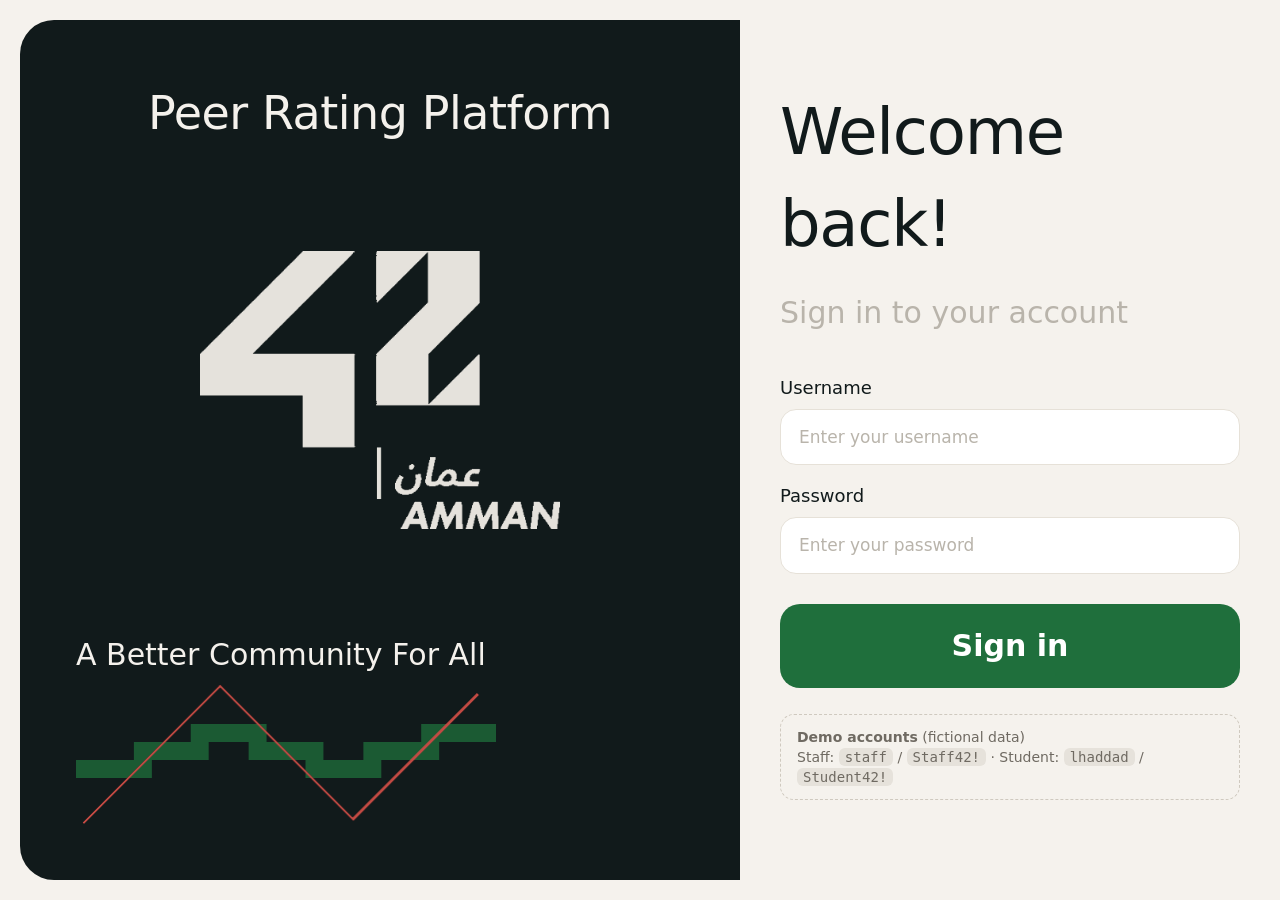
<file: staff/index.html>
<!doctype html>
<html lang="en">
<head>
  <meta charset="utf-8">
  <meta name="viewport" content="width=device-width, initial-scale=1">
  <title>Staff dashboard · 42 Amman Peer Rating</title>
  <link rel="stylesheet" href="https://fonts.googleapis.com/css2?family=Inter:wght@400;500;600;700;800&display=swap">
  <link rel="stylesheet" href="/assets/css/app.css">
  <link rel="icon" href="/assets/img/favicon.svg">
</head>
<body>
  <main id="main">
    <div id="dash"><div class="card"><div class="skeleton" style="height:120px"></div></div></div>
  </main>

  <script src="/assets/js/app.js"></script>
  <script>
    (async () => {
      const user = await guard('staff');
      shell(user, 'dashboard', 'Staff Dashboard');
      load();
    })();

    async function load() {
      const box = $('#dash');
      let d;
      try {
        d = await api(withWindow('/api/staff/dashboard.php'));
      } catch (e) { return showError(box, e); }

      windowPicker(d.windows, d.window, load);
      if (!d.window) {
        box.innerHTML = `<div class="card empty"><strong>No voting window yet</strong>Create one in <a href="/staff/settings.html">Voting window</a>.</div>`;
        return;
      }
      setAbuseCount(d.abuse.pending);

      const s = d.stats;
      const total = d.by_stars['3'] + d.by_stars['2'] + d.by_stars['1'];
      const pct = (n) => total ? (n / total * 100) : 0;
      const ratedPct = s.total_students ? (s.voted / s.total_students * 100).toFixed(1) : 0;

      // donut chart (conic gradient)
      const a = pct(d.by_stars['3']), b = a + pct(d.by_stars['2']);
      const donut = `<div class="donut" role="img" aria-label="Ratings by stars"
          style="border-radius:50%;background:conic-gradient(var(--green) 0 ${a}%, #dcc8ae ${a}% ${b}%, var(--red) ${b}% 100%);display:grid;place-items:center">
          <div style="width:72%;height:72%;border-radius:50%;background:#fff;display:grid;place-items:center;text-align:center;line-height:1.1">
            <div><strong style="font-size:24px">${total.toLocaleString()}</strong><br><span class="small">Ratings</span></div></div></div>`;

      const maxLabel = Math.max(1, ...d.top_labels.map((l) => +l.count));
      const types = d.abuse.types;
      const open = d.window.status === 'active' && new Date(d.window.end_time.replace(' ', 'T')) > new Date();

      box.innerHTML = `
        <div class="dash">
          <div class="card span4 kpi">${ICON.users}<div><div class="k-label">Total students</div><div class="k-value">${s.total_students}</div></div></div>
          <a class="card span4 kpi" href="/staff/students.html?filter=voted" style="text-decoration:none;color:inherit">${ICON.checkCircle}<div><div class="k-label">Rated</div><div class="k-value">${s.voted} <small>(${ratedPct}%)</small></div><div class="small muted">${s.not_voted} have not voted</div></div></a>
          <div class="card span4 kpi">${ICON.diamond}<div><div class="k-label">Total ratings</div><div class="k-value">${s.total_ratings.toLocaleString()}</div>${s.cancelled ? `<div class="small muted">${s.cancelled} invalidated</div>` : ''}</div></div>

          <div class="card span5">
            <h2>Ratings by Stars</h2>
            <div class="donut-row">${donut}
              <ul class="legend-list">
                <li><i style="background:var(--green)"></i><strong>3 ★</strong> ${pct(d.by_stars['3']).toFixed(1)}% (${d.by_stars['3']})</li>
                <li><i style="background:#dcc8ae"></i><strong>2 ★</strong> ${pct(d.by_stars['2']).toFixed(1)}% (${d.by_stars['2']})</li>
                <li><i style="background:var(--red)"></i><strong>1 ★</strong> ${pct(d.by_stars['1']).toFixed(1)}% (${d.by_stars['1']})</li>
              </ul>
            </div>
          </div>
          <div class="card span5">
            <div class="section-title"><h2>Top Labels</h2><a href="/staff/ratings.html?tab=label" class="small">All labels →</a></div>
            ${d.top_labels.length ? d.top_labels.map((l) => `
              <div class="hbar ${l.category}"><span>${esc(l.title)}</span><span class="track"><span style="width:${l.count / maxLabel * 100}%"></span></span><span class="n">${l.count}</span></div>`).join('')
              : '<p class="muted">No labels yet.</p>'}
          </div>
          <div class="span2">
            <div class="abuse-alert ${d.abuse.pending ? '' : 'clear'}">
              ${d.abuse.pending ? ICON.warn : ICON.checkCircle}
              <strong>Abuse Review</strong>
              <span class="small">${d.abuse.pending ? `${d.abuse.pending} unusual case${d.abuse.pending == 1 ? '' : 's'} waiting` : 'Nothing waiting for review'}</span>
              <a class="btn sm" href="/staff/abuse.html">Review</a>
            </div>
          </div>

          <div class="card span12" style="padding:0;display:grid;grid-template-columns:repeat(auto-fit,minmax(300px,1fr))">
            <div class="setting-row" style="padding:22px 26px">${ICON.calendar}
              <div><h3>Voting window ${open ? '<span class="chip green">open</span>' : '<span class="chip red">closed</span>'}</h3>
              <div class="small">${esc(d.window.title)}<br>${fmtDate(d.window.start_time)} – ${fmtDate(d.window.end_time)}</div></div>
              <a class="btn" href="/staff/settings.html">Edit window</a></div>
            <div class="setting-row" style="padding:22px 26px;border-left:1px solid var(--line)">${ICON.diamond}
              <div><h3>Vote limits</h3><div class="small">Min: ${d.window.min_votes_per_student} &nbsp; Max: ${d.window.max_votes_per_student}</div></div>
              <a class="btn" href="/staff/settings.html#limits">Edit limits</a></div>
          </div>

          <div class="card span7">
            <div class="section-title"><h2>Recent Activity</h2><a href="/staff/students.html" class="small">All students →</a></div>
            <div class="table-wrap"><table class="t">
              <thead><tr><th>Student</th><th class="num">Ratings given</th><th class="num">Ratings received</th><th class="num">Avg. rating</th></tr></thead>
              <tbody>${d.recent_activity.map((r) => `
                <tr class="click" data-id="${r.id}"><td>${esc(r.username)}</td><td class="num">${r.given}</td><td class="num">${r.received}</td>
                <td class="num">${r.average === null ? 'N/A' : `<span class="stars-inline">${ICON.star} ${Number(r.average).toFixed(1)}/3</span>`}</td></tr>`).join('')
                || '<tr><td colspan="4" class="empty">No votes yet in this window.</td></tr>'}</tbody>
            </table></div>
          </div>
          <div class="card span5">
            <div class="section-title"><h2>Unusual activity</h2><a href="/staff/abuse.html" class="small">View all →</a></div>
            <ul class="type-list">${Object.keys(types).map((k) => `
              <li><span style="display:flex">${ICON[types[k].icon]}</span>${esc(types[k].label)}
                ${d.abuse.by_type[k] ? `<a class="chip red" href="/staff/abuse.html?type=${k}">${d.abuse.by_type[k]} case${d.abuse.by_type[k] == 1 ? '' : 's'}</a>` : '<span class="chip">none</span>'}</li>`).join('')}
            </ul>
          </div>
        </div>`;

      $$('tr[data-id]', box).forEach((tr) => tr.addEventListener('click', () => { location.href = `/staff/students.html?student=${tr.dataset.id}`; }));
    }
  </script>
</body>
</html>
</file>
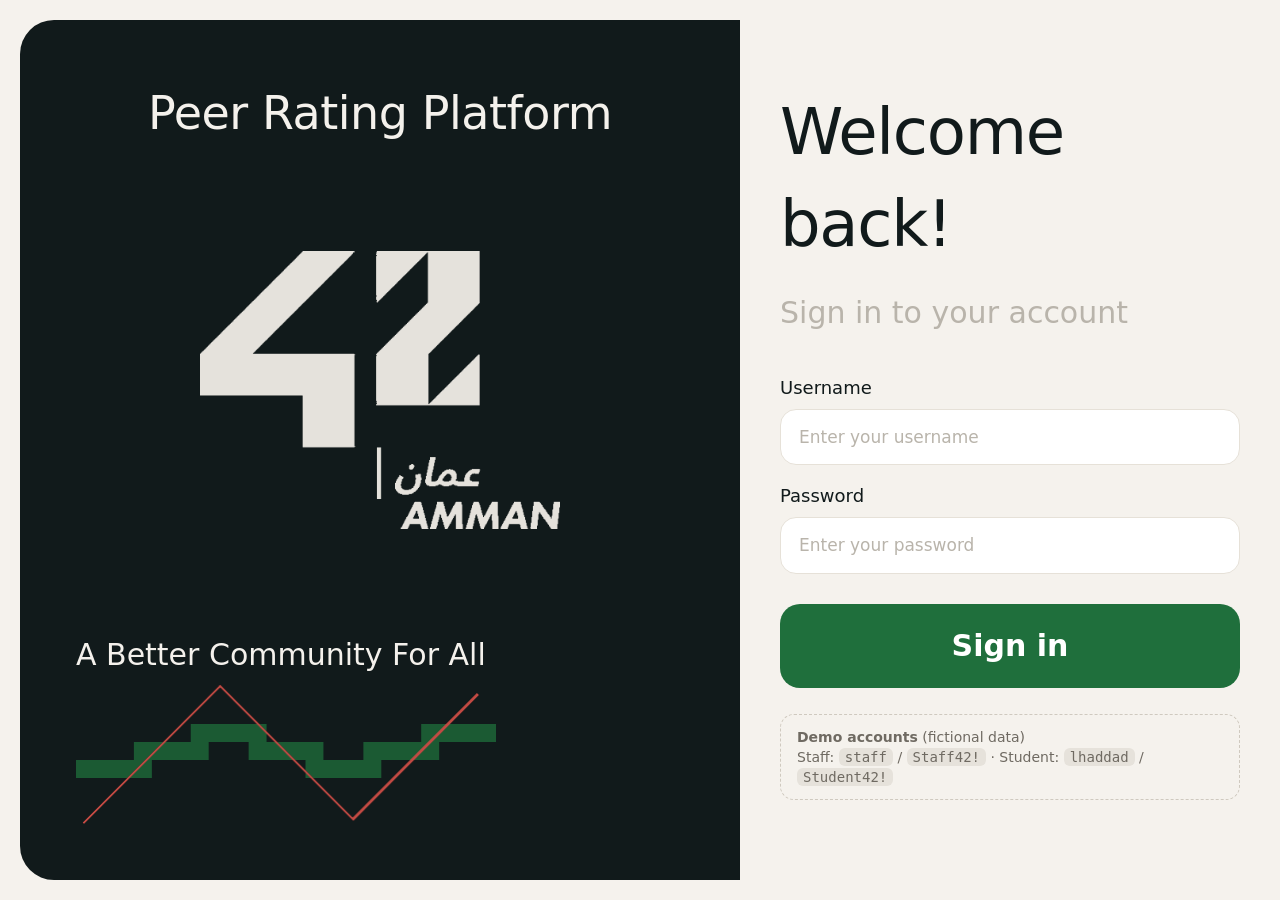
<file: student/index.html>
<!doctype html>
<html lang="en">
<head>
  <meta charset="utf-8">
  <meta name="viewport" content="width=device-width, initial-scale=1">
  <title>Home · 42 Amman Peer Rating</title>
  <link rel="stylesheet" href="https://fonts.googleapis.com/css2?family=Inter:wght@400;500;600;700;800&display=swap">
  <link rel="stylesheet" href="/assets/css/app.css">
  <link rel="icon" href="/assets/img/favicon.svg">
</head>
<body>
  <main id="main">
    <section class="welcome">
      <h2 style="font-size:48px;font-weight:400;margin:0;letter-spacing:-.02em">Welcome back, <span id="fullname" style="color:var(--green)"></span>!</h2>
      <p class="lead">Rate your interactions with your peers and help build a better community</p>
    </section>

    <div id="notice" style="margin-top:22px"></div>

    <div class="grid g3 student-cards" style="margin:34px 0 44px">
      <div class="card rating-card">
        <div class="stat-label">My rating <span class="info" tabindex="0" data-tip="Your average from all ratings you received (1 to 3 stars). You can't see who rated you or why: that stays private.">i</span></div>
        <div class="row" style="gap:16px;margin-top:10px">
          <span style="width:46px;color:var(--green)" data-icon="star"></span>
          <div class="stat-value" id="avg"><span class="skeleton" style="display:inline-block;width:110px;height:50px"></span></div>
        </div>
        <div class="bar" id="avg-bar"><span style="width:0"></span></div>
        <p class="small muted" id="avg-note" style="margin:10px 0 0"></p>
      </div>
      <div class="card">
        <span class="stat-icon" style="display:block" data-icon="diamond"></span>
        <div class="stat-label" style="margin-top:6px">Votes left</div>
        <div class="stat-value" id="votes" style="text-align:center"><span class="skeleton" style="display:inline-block;width:110px;height:50px"></span></div>
        <p class="small muted" id="votes-note" style="margin:6px 0 0;text-align:center"></p>
      </div>
      <div class="card">
        <span class="stat-icon" style="display:block;color:var(--green)" data-icon="clock"></span>
        <div class="stat-label" style="margin-top:6px" id="timer-label">Voting ends in</div>
        <div class="stat-value" id="timer" style="font-weight:500"><span class="skeleton" style="display:inline-block;width:150px;height:50px"></span></div>
        <p class="small muted" id="timer-note" style="margin:6px 0 0"></p>
      </div>
    </div>

    <a class="hero-btn" id="rate-btn" href="/student/rate.html">
      <span data-icon="users" style="display:flex"></span>
      <span id="rate-text">Rate a peer</span>
      <span class="arrow" data-icon="arrow"></span>
    </a>
  </main>

  <script src="/assets/js/app.js"></script>
  <script>
    (async () => {
      const user = await guard('student');
      shell(user, 'home');
      $('#fullname').textContent = user.full_name;

      // My average (own rating only — the API never returns other students' data)
      api('/api/student/my_average.php').then((d) => {
        const avg = d.average_rating;
        if (avg === null) {
          $('#avg').innerHTML = '—<span class="of">/ 3</span>';
          $('#avg-note').textContent = 'No ratings yet. Your average appears after your first rating.';
          return;
        }
        $('#avg').innerHTML = `${Number(avg).toFixed(1)}<span class="of">/ 3</span>`;
        const bar = $('#avg-bar');
        bar.className = 'bar ' + (avg < 1.8 ? 'low' : avg < 2.4 ? 'mid' : '');
        setTimeout(() => { $('span', bar).style.width = `${((avg - 1) / 2) * 100}%`; }, 50);
        $('#avg-note').textContent = `Based on ${d.total_ratings} rating${d.total_ratings == 1 ? '' : 's'}.`;
      }).catch((e) => { $('#avg').textContent = '—'; $('#avg-note').textContent = e.message; });

      // Votes left + deadline
      try {
        const [w, v] = await Promise.all([api('/api/student/voting_window.php'), api('/api/student/remaining_votes.php')]);
        $('#votes').innerHTML = `${v.remaining_votes}<span class="of">/ ${v.max_votes}</span>`;
        $('#votes-note').textContent = v.submitted_votes < v.min_votes
          ? `Please give at least ${v.min_votes} rating${v.min_votes == 1 ? '' : 's'} (${v.submitted_votes} so far).`
          : `${v.submitted_votes} given · minimum ${v.min_votes} reached`;

        let left = Number(w.window.seconds_left);
        const tick = () => {
          $('#timer').textContent = fmtCountdown(left);
          if (left <= 0) { location.reload(); }
          left -= 1;
        };
        tick();
        setInterval(tick, 1000);
        $('#timer-note').textContent = `Deadline: ${fmtDate(w.window.end_time)}`;

        if (v.remaining_votes === 0) {
          $('#rate-btn').classList.add('disabled');
          $('#rate-text').textContent = 'All votes used';
          $('#notice').innerHTML = '<div class="alert ok">You have used all your votes for this window. Thank you for helping the community!</div>';
        }
      } catch (e) {
        // 404 = no open voting window
        $('#votes').innerHTML = '—';
        $('#timer-label').textContent = 'Voting is';
        $('#timer').textContent = 'Closed';
        $('#rate-btn').classList.add('disabled');
        $('#notice').innerHTML = `<div class="alert warn">${e.status === 404 ? 'There is no open voting window right now. Check back when staff open the next one.' : esc(e.message)}</div>`;
      }
    })();
  </script>
</body>
</html>
</file>
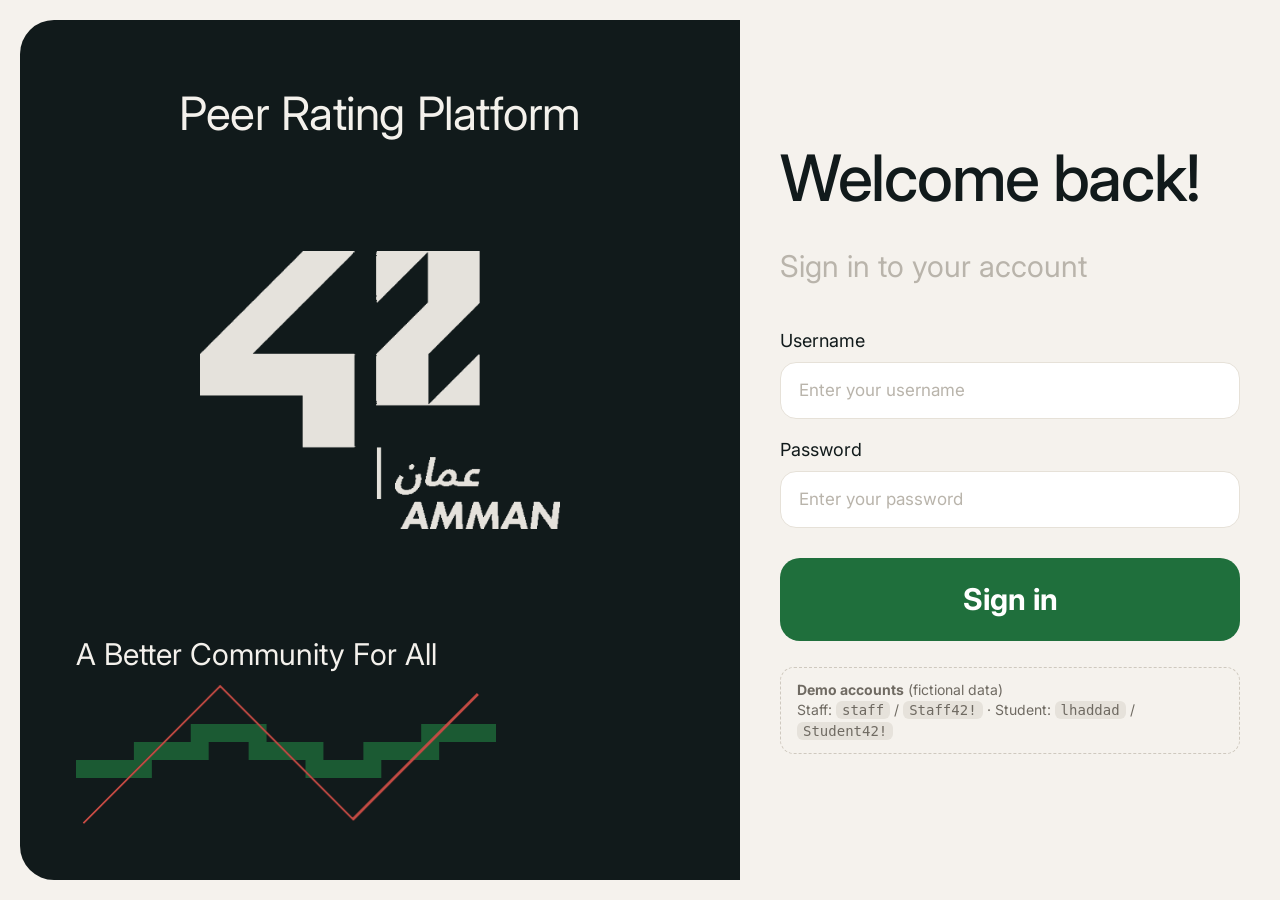
<file: login.html>
<!doctype html>
<html lang="en">
<head>
  <meta charset="utf-8">
  <meta name="viewport" content="width=device-width, initial-scale=1">
  <title>Sign in · 42 Amman Peer Rating</title>
  <link rel="preconnect" href="https://fonts.googleapis.com">
  <link rel="stylesheet" href="https://fonts.googleapis.com/css2?family=Inter:wght@400;500;600;700;800&display=swap">
  <link rel="stylesheet" href="/assets/css/app.css">
  <link rel="icon" href="/assets/img/favicon.svg">
</head>
<body>
  <div class="login">
    <section class="login-art" aria-hidden="true">
      <h1>Peer Rating Platform</h1>
      <img class="logo" src="/assets/img/logo-42amman.png" alt="">
      <p class="tagline">A Better Community For All</p>
      <img class="wave" src="/assets/img/wave.png" alt="">
    </section>

    <section class="login-form">
      <h2>Welcome back!</h2>
      <p class="sub">Sign in to your account</p>
      <div id="msg" role="alert"></div>
      <form id="form" novalidate>
        <label class="field"><span>Username</span>
          <input class="input" id="username" name="username" autocomplete="username" placeholder="Enter your username" required>
        </label>
        <label class="field"><span>Password</span>
          <input class="input" id="password" name="password" type="password" autocomplete="current-password" placeholder="Enter your password" required>
        </label>
        <button class="btn" id="submit" type="submit">Sign in</button>
      </form>
      <p class="demo-box">
        <strong>Demo accounts</strong> (fictional data)<br>
        Staff: <code>staff</code> / <code>Staff42!</code> · Student: <code>lhaddad</code> / <code>Student42!</code>
      </p>
    </section>
  </div>

  <script src="/assets/js/app.js"></script>
  <script>
    const form = $('#form');
    const msg = $('#msg');
    const submit = $('#submit');

    // Already logged in? Go straight to the right dashboard.
    api('/api/auth/me.php').then(({ user }) => {
      location.replace(user.role === 'staff' ? '/staff/' : '/student/');
    }).catch(() => {});

    form.addEventListener('submit', async (e) => {
      e.preventDefault();
      msg.innerHTML = '';
      const username = $('#username').value.trim();
      const password = $('#password').value;
      if (!username || !password) {
        msg.innerHTML = '<div class="alert error">Please enter both your username and password.</div>';
        (!username ? $('#username') : $('#password')).focus();
        return;
      }
      submit.disabled = true;
      submit.innerHTML = '<span class="spinner"></span> Signing in…';
      try {
        const data = await api('/api/auth/login.php', { method: 'POST', body: { username, password } });
        const next = new URLSearchParams(location.search).get('next');
        const safeNext = next && next.startsWith('/' + data.role) ? next : data.redirect;
        location.href = safeNext;
      } catch (err) {
        msg.innerHTML = `<div class="alert error">${esc(err.message)}</div>`;
        submit.disabled = false;
        submit.textContent = 'Sign in';
        $('#password').select();
      }
    });
  </script>
</body>
</html>
</file>
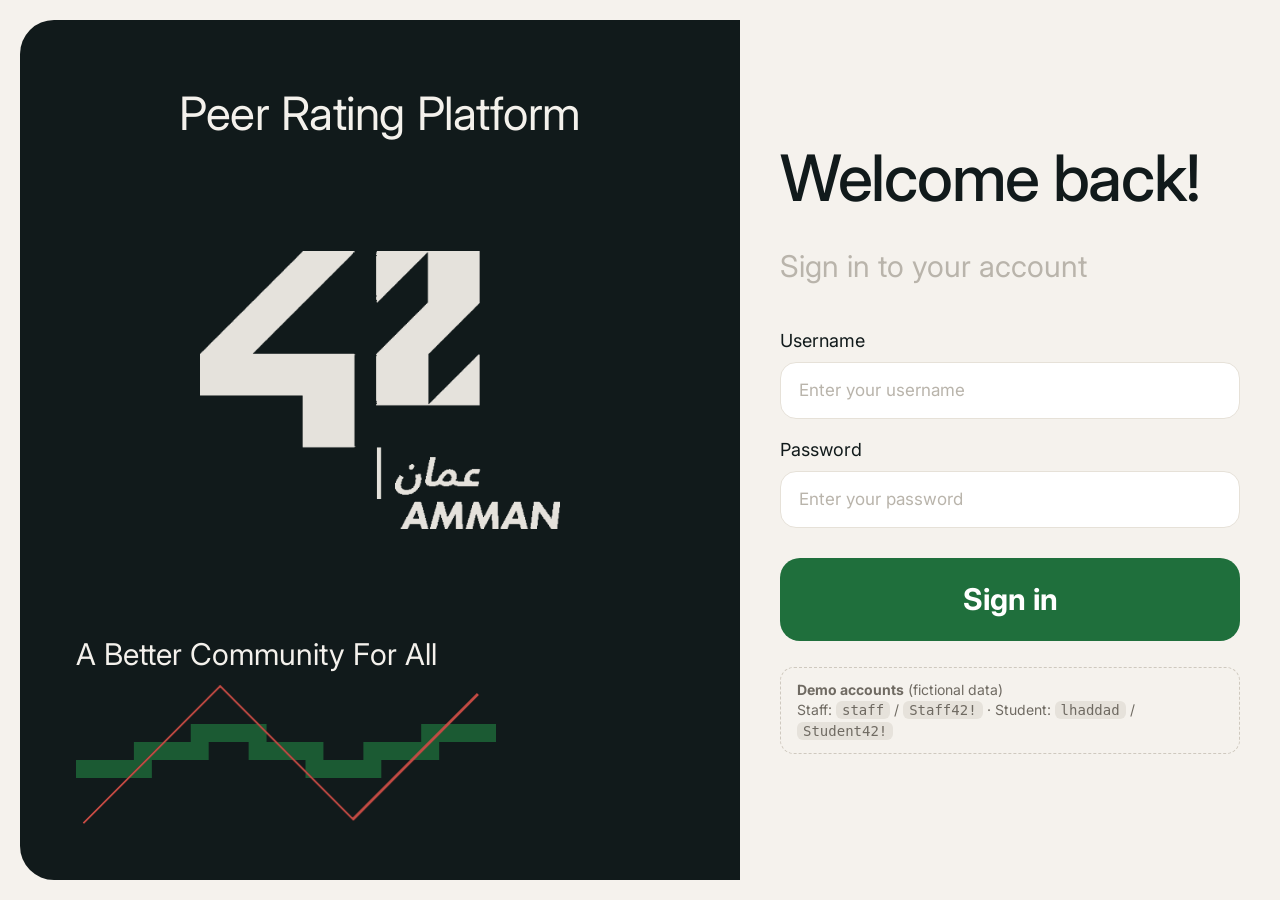
<file: staff/abuse.html>
<!doctype html>
<html lang="en">
<head>
  <meta charset="utf-8">
  <meta name="viewport" content="width=device-width, initial-scale=1">
  <title>Abuse review · 42 Amman Peer Rating</title>
  <link rel="stylesheet" href="https://fonts.googleapis.com/css2?family=Inter:wght@400;500;600;700;800&display=swap">
  <link rel="stylesheet" href="/assets/css/app.css">
  <link rel="icon" href="/assets/img/favicon.svg">
</head>
<body>
  <main id="main">
    <p style="margin:-14px 0 22px"><span class="chip red" id="count-chip" style="font-size:20px;padding:10px 18px;font-weight:700"></span></p>

    <div class="abuse-tools">
      <input class="input" id="search" placeholder="Search student or case" aria-label="Search student or case">
      <select class="input" id="type" aria-label="Filter by type"><option value="">All types</option></select>
      <select class="input" id="status" aria-label="Filter by status">
        <option value="pending">Waiting for review</option>
        <option value="">All cases</option>
        <option value="confirmed">Confirmed (votes invalidated)</option>
        <option value="rejected">False alarms</option>
      </select>
    </div>

    <div class="abuse-layout">
      <section class="card" aria-label="Flagged cases">
        <h2>Flagged Cases</h2>
        <ul class="case-list" id="cases"><li class="skeleton" style="height:80px"></li></ul>
      </section>
      <section class="card case-detail" id="detail" aria-live="polite">
        <div class="empty"><strong>Select a case</strong>Each case explains what happened and who is involved.</div>
      </section>
    </div>

    <details class="card" style="margin-top:22px">
      <summary style="cursor:pointer;font-weight:700">How detection works</summary>
      <div id="how" class="small" style="margin-top:12px"></div>
    </details>
  </main>

  <script src="/assets/js/app.js"></script>
  <script>
    let all = [];
    let types = {};
    let current = null;
    const params = new URLSearchParams(location.search);

    (async () => {
      const user = await guard('staff');
      shell(user, 'abuse', 'Abuse Review');
      if (params.get('type')) $('#status').value = '';
      load();
    })();

    async function load(keepKey) {
      let d;
      try { d = await api(withWindow('/api/staff/abuse.php')); }
      catch (e) { return showError($('#cases'), e); }
      const ws = await api('/api/staff/windows.php').catch(() => null);
      if (ws) windowPicker(ws.windows, d.window, () => load());

      all = d.cases;
      types = d.types;
      const typeSel = $('#type');
      if (typeSel.options.length === 1) {
        typeSel.insertAdjacentHTML('beforeend', Object.entries(types).map(([k, t]) => `<option value="${k}">${esc(t.label)}</option>`).join(''));
        if (params.get('type')) typeSel.value = params.get('type');
      }
      const th = d.thresholds || {};
      $('#how').innerHTML = `
        <p>The system re-checks every vote of the window each time this page opens. It never punishes anyone automatically: it only points you to unusual patterns, and you decide.</p>
        <ul>
          <li><strong>Friends boosting</strong>: 3+ students who all gave each other 3 stars.</li>
          <li><strong>Pair voting / revenge</strong>: two students rating each other: both 3 stars, a 1-star answer to a low vote, or within ${th.pair_fast_minutes} minutes.</li>
          <li><strong>Group voting</strong>: ${th.group_min_voters}+ students giving one student the same stars within ${th.group_minutes} minutes.</li>
          <li><strong>Bulk votes</strong>: ${th.bulk_min_votes}+ votes on one student within ${th.bulk_minutes} minutes.</li>
          <li><strong>Too fast / too often</strong>: ${th.fast_min_votes}+ votes within ${Math.round(th.fast_seconds / 60)} minutes, or far more attempts than the vote limit.</li>
          <li><strong>Repeated votes</strong>: ${th.repeat_min_attempts}+ attempts to rate the same student (rejected attempts are logged).</li>
          <li><strong>Extreme voter</strong>: ${th.extreme_min_votes}+ votes that are all 1 star or all 3 stars.</li>
          <li><strong>Malicious serious vote</strong>: a 1-star vote with a serious label when ${th.serious_min_others}+ others rated the student ${th.serious_min_avg}+ and nobody else reported a problem.</li>
        </ul>
        <p>Invalidated votes stop counting in every average immediately. Every decision is saved with your name in the audit log.</p>`;
      render(keepKey);
    }

    function filtered() {
      const term = $('#search').value.trim().toLowerCase();
      const type = $('#type').value;
      const status = $('#status').value;
      return all.filter((c) => (!type || c.type === type)
        && (!status || c.review_status === status)
        && (!term || c.summary.toLowerCase().includes(term) || c.students.some((s) => s.username.toLowerCase().includes(term) || s.full_name.toLowerCase().includes(term))));
    }

    function render(keepKey) {
      const pending = all.filter((c) => c.review_status === 'pending').length;
      setAbuseCount(pending);
      $('#count-chip').innerHTML = `⚠ ${pending} case${pending == 1 ? '' : 's'} waiting for review`;
      const list = filtered();
      $('#cases').innerHTML = list.length ? list.map((c) => {
        const sus = c.students.filter((s) => s.role === 'suspected').length;
        const aff = c.students.length - sus;
        return `<li><button class="case-item ${c.review_status !== 'pending' ? 'done' : ''}" data-key="${esc(c.case_key)}" aria-current="${current && current.case_key === c.case_key}">
          <span style="display:flex">${ICON[types[c.type].icon]}</span>
          <span><span class="t">${esc(c.type_label)}</span>
            <span class="s" style="display:block">${sus} suspected${aff ? `, ${aff} affected` : ''} · ${fmtDate(c.time_to)}</span></span>
          <span style="display:flex;flex-direction:column;gap:4px;align-items:flex-end">
            <span class="sev ${c.severity}">${c.severity}</span>
            ${c.review_status !== 'pending' ? `<span class="status-pill ${c.review_status}">${statusText(c.review_status)}</span>` : ''}</span>
        </button></li>`;
      }).join('') : '<li class="empty"><strong>No cases here</strong>Nothing matches these filters.</li>';

      const next = list.find((c) => c.case_key === (keepKey || (current && current.case_key))) || list[0];
      if (next) show(next.case_key); else $('#detail').innerHTML = '<div class="empty"><strong>No case selected</strong></div>';
    }

    function statusText(s) {
      return { pending: 'Waiting', confirmed: 'Votes invalidated', rejected: 'False alarm', reviewed: 'Reviewed' }[s] || s;
    }

    function show(key) {
      current = all.find((c) => c.case_key === key);
      $$('.case-item').forEach((b) => b.setAttribute('aria-current', String(b.dataset.key === key)));
      const c = current;
      const affected = c.students.filter((s) => s.role === 'affected');
      const suspected = c.students.filter((s) => s.role === 'suspected');
      $('#detail').innerHTML = `
        <div class="section-title"><h2>${esc(c.type_label)}</h2><span class="status-pill ${c.review_status}">${statusText(c.review_status)}</span></div>
        <p class="case-summary">${esc(c.summary)}</p>
        <div class="case-facts">
          <div><span class="muted">Students suspected</span><strong>${suspected.length}</strong></div>
          <div><span class="muted">Affected student${affected.length == 1 ? '' : 's'}</span><strong>${affected.length ? affected.map((s) => esc(s.full_name)).join(', ') : '—'}</strong></div>
          <div><span class="muted">Time window</span><strong>${fmtDate(c.time_from)}${c.time_to !== c.time_from ? ' – ' + fmtDate(c.time_to).split(', ').pop() : ''}</strong></div>
        </div>
        <div class="who-list">${c.students.map((s) => `<a class="chip ${s.role === 'suspected' ? 'red' : ''}" href="/staff/students.html?student=${s.id}" title="${s.role}">${esc(s.full_name)} (${esc(s.username)}) · ${s.role}</a>`).join('')}</div>
        ${c.ratings.length ? `
        <div class="table-wrap"><table class="t">
          <thead><tr><th><input type="checkbox" id="all-votes" aria-label="Select all votes"></th><th>Voter</th><th>Rated</th><th>Stars</th><th>Labels</th><th>Time</th></tr></thead>
          <tbody>${c.ratings.map((r) => `
            <tr class="${r.status === 'cancelled' ? 'cancelled' : ''}">
              <td><input type="checkbox" class="vote" value="${r.id}" ${r.status === 'cancelled' ? 'disabled' : 'checked'} aria-label="Select vote ${r.id}"></td>
              <td>${esc(r.voter)}</td><td>${esc(r.target)}</td><td>${starsHtml(r.stars)}</td>
              <td><div class="chips">${r.labels.map((l) => `<span class="chip ${r.status === 'cancelled' ? 'cancelled' : 'serious'}">${esc(l)}</span>`).join('')}</div></td>
              <td class="small">${fmtDate(r.created_at)}${r.status === 'cancelled' ? '<br><em>invalidated</em>' : ''}</td></tr>`).join('')}</tbody>
        </table></div>` : '<p class="muted">These were rejected attempts; there are no stored votes to invalidate.</p>'}
        ${c.reviewed_by ? `<p class="small muted">Decision by ${esc(c.reviewed_by)} · ${fmtDate(c.reviewed_at)}</p>` : ''}
        <div class="case-actions">
          ${c.ratings.some((r) => r.status !== 'cancelled') ? `<button class="btn" id="invalidate">${ICON.ban} Invalidate selected votes</button>` : ''}
          ${c.review_status === 'pending' ? `<button class="btn outline" id="dismiss">${ICON.check} Mark as false alarm</button>`
            : `<button class="btn ghost" id="reopen">Reopen case</button>`}
          ${c.ratings.some((r) => r.status === 'cancelled') ? `<button class="btn ghost" id="restore">Restore invalidated votes</button>` : ''}
        </div>`;

      const allBox = $('#all-votes');
      if (allBox) {
        allBox.checked = true;
        allBox.addEventListener('change', () => $$('.vote:not([disabled])').forEach((b) => { b.checked = allBox.checked; }));
      }
      on('#invalidate', invalidate);
      on('#dismiss', () => act('dismiss', [], 'Mark this case as a false alarm? The votes stay counted.'));
      on('#reopen', () => act('reopen', []));
      on('#restore', () => act('restore', c.ratings.filter((r) => r.status === 'cancelled').map((r) => r.id), 'Restore the invalidated votes? They will count again.'));
    }

    function on(sel, fn) { const el = $(sel); if (el) el.addEventListener('click', fn); }

    async function invalidate() {
      const ids = $$('.vote:checked').map((b) => Number(b.value));
      if (!ids.length) return toast('Select at least one vote.', 'error');
      act('invalidate', ids, `Invalidate ${ids.length} vote${ids.length == 1 ? '' : 's'}? They will stop counting in the students' averages right away. You can restore them later.`);
    }

    async function act(action, ids, question) {
      if (question) {
        const ok = await confirmDialog({ title: 'Please confirm', body: `<p>${esc(question)}</p>`, ok: 'Confirm', danger: action === 'invalidate' });
        if (!ok) return;
      }
      try {
        const r = await api('/api/staff/abuse_action.php', { method: 'POST', body: { action, case_key: current.case_key, rating_ids: ids } });
        toast(r.message);
        load(current.case_key);
      } catch (e) { toast(e.message, 'error'); }
    }

    $('#cases').addEventListener('click', (e) => { const b = e.target.closest('.case-item'); if (b) show(b.dataset.key); });
    ['#search', '#type', '#status'].forEach((s) => $(s).addEventListener('input', () => render()));
  </script>
</body>
</html>
</file>
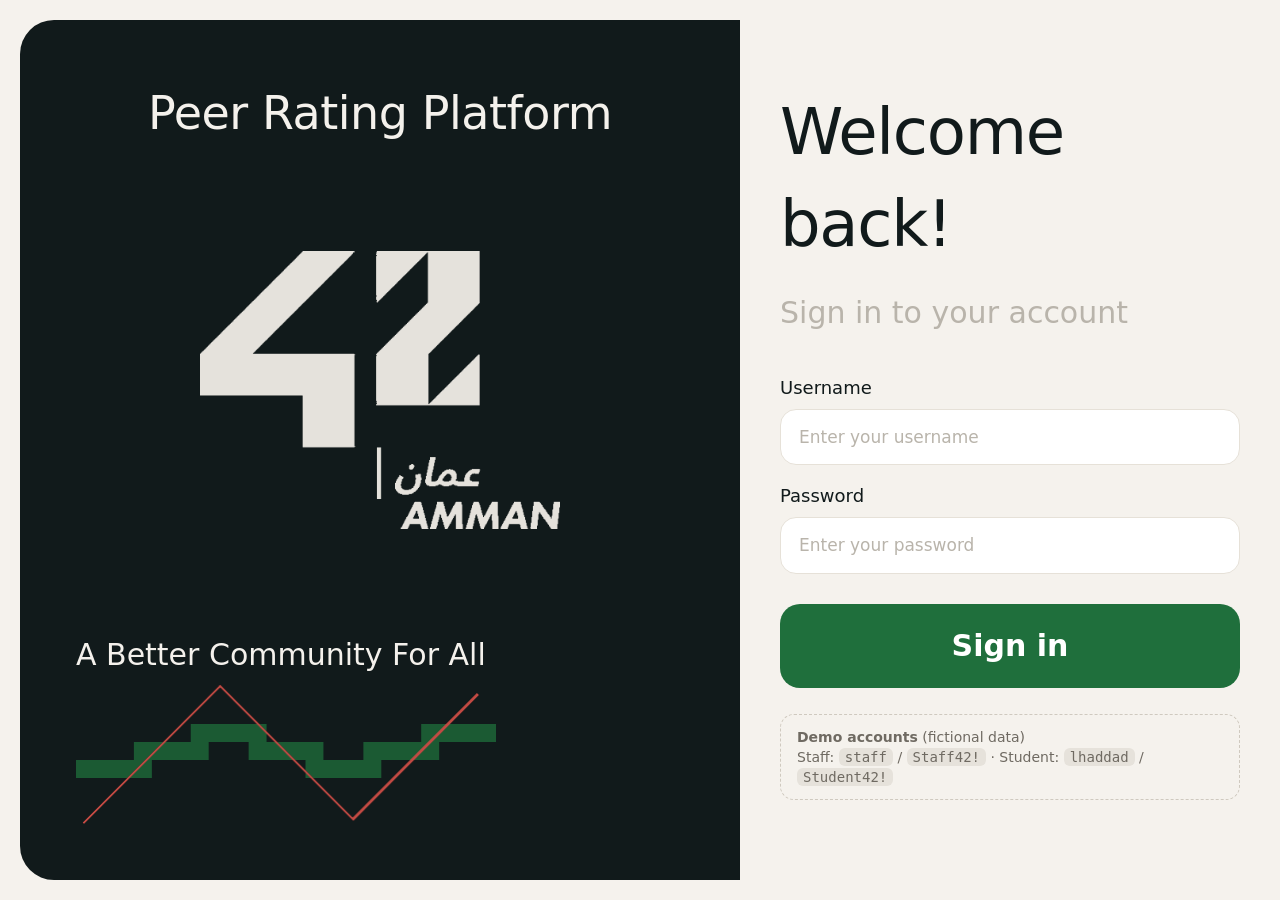
<file: staff/labels.html>
<!doctype html>
<html lang="en">
<head>
  <meta charset="utf-8">
  <meta name="viewport" content="width=device-width, initial-scale=1">
  <title>Labels · 42 Amman Peer Rating</title>
  <link rel="stylesheet" href="https://fonts.googleapis.com/css2?family=Inter:wght@400;500;600;700;800&display=swap">
  <link rel="stylesheet" href="/assets/css/app.css">
  <link rel="icon" href="/assets/img/favicon.svg">
</head>
<body>
  <main id="main">
    <div class="grid" style="grid-template-columns:minmax(0,1fr) minmax(280px,380px);align-items:start" id="layout">
      <section class="card" style="padding:14px 18px">
        <p class="muted small" style="margin:6px 4px 12px">The star range decides when a label is offered: e.g. <em>Helpful</em> (2–3★) appears for 2 and 3 stars, <em>Late</em> (1–2★) for 1 and 2 stars. Labels already used in ratings are disabled instead of deleted, so history stays intact.</p>
        <div class="table-wrap"><table class="t">
          <thead><tr><th>Label</th><th>Type</th><th>Offered for</th><th class="num">Used</th><th>Status</th><th></th></tr></thead>
          <tbody id="rows"><tr><td colspan="6"><div class="skeleton"></div></td></tr></tbody>
        </table></div>
      </section>

      <form class="card" id="form" novalidate>
        <h2 id="form-title">Add a label</h2>
        <input type="hidden" id="id">
        <label class="field"><span>Name</span><input class="input" id="title" maxlength="100" required></label>
        <label class="field"><span>Description <span class="muted small">(optional)</span></span><input class="input" id="description" maxlength="255"></label>
        <label class="field"><span>Type</span>
          <select class="input" id="category">
            <option value="positive">Positive</option><option value="minor">Small issue</option><option value="serious">Serious issue</option>
          </select></label>
        <div class="row">
          <label class="field grow"><span>From</span><select class="input" id="min_stars"><option>1</option><option>2</option><option selected>3</option></select></label>
          <label class="field grow"><span>To</span><select class="input" id="max_stars"><option>1</option><option>2</option><option selected>3</option></select></label>
        </div>
        <div class="row">
          <button class="btn" type="submit" id="save">Add label</button>
          <button class="btn ghost" type="button" id="cancel" hidden>Cancel</button>
        </div>
      </form>
    </div>
  </main>

  <script src="/assets/js/app.js"></script>
  <script>
    let labels = [];
    const catName = { positive: 'Positive', minor: 'Small issue', serious: 'Serious' };

    (async () => {
      const user = await guard('staff');
      shell(user, 'labels', 'Labels');
      if (innerWidth < 1000) $('#layout').style.gridTemplateColumns = '1fr';
      load();
    })();

    async function load() {
      try {
        labels = (await api('/api/staff/labels.php')).labels;
        $('#rows').innerHTML = labels.map((l) => `
          <tr class="${l.status === 'inactive' ? 'cancelled' : ''}">
            <td><strong>${esc(l.title)}</strong>${l.description ? `<br><span class="small muted">${esc(l.description)}</span>` : ''}</td>
            <td><span class="chip ${l.category}">${catName[l.category]}</span></td>
            <td>${l.min_stars == l.max_stars ? `${l.min_stars}★ only` : `${l.min_stars}–${l.max_stars}★`}</td>
            <td class="num">${l.used}</td>
            <td>${l.status === 'active' ? 'Active' : 'Disabled'}</td>
            <td style="white-space:nowrap">
              <button class="btn sm ghost" data-edit="${l.id}">Edit</button>
              <button class="btn sm ${l.status === 'active' ? 'ghost' : ''}" data-toggle="${l.id}">${l.status === 'active' ? 'Disable' : 'Enable'}</button>
              ${l.used == 0 ? `<button class="btn sm danger" data-del="${l.id}">Delete</button>` : ''}
            </td>
          </tr>`).join('');
      } catch (e) { showError($('#rows'), e); }
    }

    function resetForm() {
      $('#form').reset();
      $('#id').value = '';
      $('#form-title').textContent = 'Add a label';
      $('#save').textContent = 'Add label';
      $('#cancel').hidden = true;
    }
    $('#cancel').addEventListener('click', resetForm);

    $('#rows').addEventListener('click', async (e) => {
      const b = e.target.closest('button');
      if (!b) return;
      if (b.dataset.edit) {
        const l = labels.find((x) => x.id == b.dataset.edit);
        $('#id').value = l.id;
        $('#title').value = l.title;
        $('#description').value = l.description || '';
        $('#category').value = l.category;
        $('#min_stars').value = l.min_stars;
        $('#max_stars').value = l.max_stars;
        $('#form-title').textContent = 'Edit label';
        $('#save').textContent = 'Save changes';
        $('#cancel').hidden = false;
        $('#title').focus();
        return;
      }
      try {
        if (b.dataset.toggle) {
          const l = labels.find((x) => x.id == b.dataset.toggle);
          const r = await api('/api/staff/labels.php', { method: 'PUT', body: { id: l.id, status: l.status === 'active' ? 'inactive' : 'active' } });
          toast(r.message);
        }
        if (b.dataset.del) {
          const l = labels.find((x) => x.id == b.dataset.del);
          if (!(await confirmDialog({ title: `Delete “${l.title}”?`, body: '<p>It has never been used, so it will be removed completely.</p>', ok: 'Delete', danger: true }))) return;
          toast((await api('/api/staff/labels.php', { method: 'DELETE', body: { id: l.id } })).message);
        }
        load();
      } catch (err) { toast(err.message, 'error'); }
    });

    $('#form').addEventListener('submit', async (e) => {
      e.preventDefault();
      const body = {
        title: $('#title').value.trim(),
        description: $('#description').value.trim(),
        category: $('#category').value,
        min_stars: Number($('#min_stars').value),
        max_stars: Number($('#max_stars').value),
      };
      if (!body.title) { toast('Give the label a name.', 'error'); return $('#title').focus(); }
      if (body.min_stars > body.max_stars) { toast('"From" must be lower than or equal to "To".', 'error'); return; }
      const id = $('#id').value;
      try {
        const r = await api('/api/staff/labels.php', { method: id ? 'PUT' : 'POST', body: id ? { id: Number(id), ...body } : body });
        toast(r.message);
        resetForm();
        load();
      } catch (err) { toast(err.message, 'error'); }
    });
  </script>
</body>
</html>
</file>
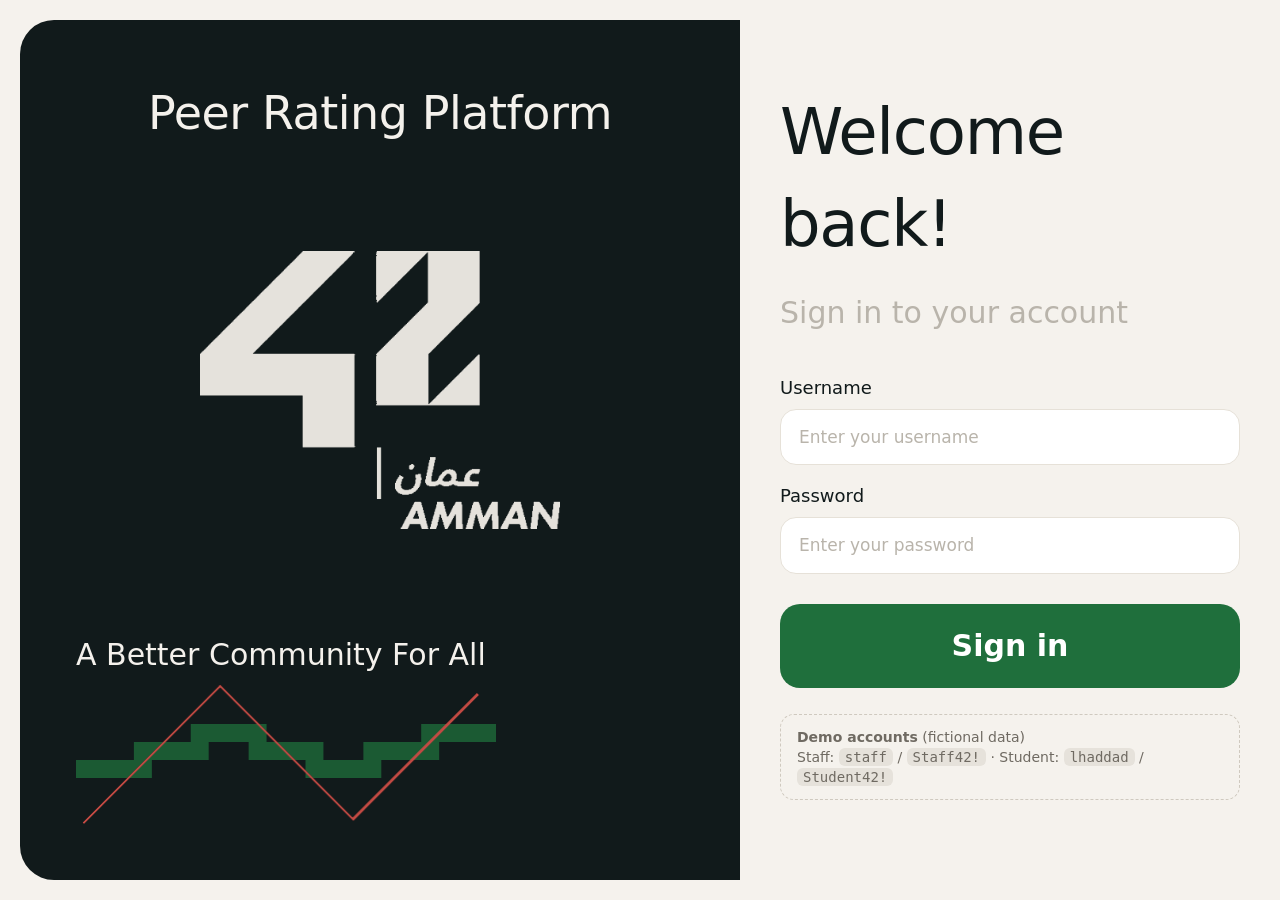
<file: staff/ratings.html>
<!doctype html>
<html lang="en">
<head>
  <meta charset="utf-8">
  <meta name="viewport" content="width=device-width, initial-scale=1">
  <title>Ratings · 42 Amman Peer Rating</title>
  <link rel="stylesheet" href="https://fonts.googleapis.com/css2?family=Inter:wght@400;500;600;700;800&display=swap">
  <link rel="stylesheet" href="/assets/css/app.css">
  <link rel="icon" href="/assets/img/favicon.svg">
</head>
<body>
  <main id="main">
    <div class="tabs" role="tablist">
      <button role="tab" data-tab="all" aria-selected="true">All ratings</button>
      <button role="tab" data-tab="label" aria-selected="false">Grouped by label</button>
      <button role="tab" data-tab="stars" aria-selected="false">Grouped by stars</button>
    </div>

    <section id="tab-all">
      <div class="card" style="margin-bottom:18px">
        <div class="row">
          <label class="grow">Student<br><select class="input" id="f-student"><option value="">Everyone</option></select></label>
          <label>Direction<br><select class="input" id="f-dir"><option value="both">Given or received</option><option value="given">Given by</option><option value="received">Received by</option></select></label>
          <label>Stars<br><select class="input" id="f-stars"><option value="">Any</option><option>3</option><option>2</option><option>1</option></select></label>
          <label class="grow">Label<br><select class="input" id="f-label"><option value="">Any label</option></select></label>
          <label>Status<br><select class="input" id="f-status"><option value="">Any</option><option value="active">Counted</option><option value="cancelled">Invalidated</option></select></label>
        </div>
      </div>
      <p class="muted small" id="count"></p>
      <div class="card" style="padding:14px 18px">
        <div class="table-wrap"><table class="t">
          <thead><tr><th>Time</th><th>Voter</th><th>Rated</th><th>Stars</th><th>Labels</th><th></th></tr></thead>
          <tbody id="rows"><tr><td colspan="6"><div class="skeleton"></div></td></tr></tbody>
        </table></div>
      </div>
    </section>

    <section id="tab-group" hidden>
      <div class="card"><div class="table-wrap"><table class="t">
        <thead><tr><th id="g-head">Label</th><th class="num">Ratings</th><th class="num">Students who received it</th><th></th></tr></thead>
        <tbody id="g-rows"></tbody>
      </table></div></div>
    </section>
  </main>

  <script src="/assets/js/app.js"></script>
  <script>
    const qs = new URLSearchParams(location.search);
    let catOf = {};

    (async () => {
      const user = await guard('staff');
      shell(user, 'ratings', 'Ratings');
      const [ws, st, lb] = await Promise.all([api('/api/staff/windows.php'), api(withWindow('/api/staff/students.php')), api('/api/staff/labels.php')]);
      windowPicker(ws.windows, st.window, () => { loadAll(); if (!$('#tab-group').hidden) loadGroup(); });
      $('#f-student').insertAdjacentHTML('beforeend', st.students.map((s) => `<option value="${s.id}">${esc(s.full_name)} (${esc(s.username)})</option>`).join(''));
      $('#f-label').insertAdjacentHTML('beforeend', lb.labels.map((l) => `<option value="${l.id}">${esc(l.title)}</option>`).join(''));
      lb.labels.forEach((l) => { catOf[l.title] = l.category; });
      if (qs.get('stars')) $('#f-stars').value = qs.get('stars');
      if (qs.get('label_id')) $('#f-label').value = qs.get('label_id');
      if (qs.get('student_id')) $('#f-student').value = qs.get('student_id');
      switchTab(qs.get('tab') || 'all');
      loadAll();
    })();

    function switchTab(tab) {
      $$('.tabs [data-tab]').forEach((b) => b.setAttribute('aria-selected', String(b.dataset.tab === tab)));
      $('#tab-all').hidden = tab !== 'all';
      $('#tab-group').hidden = tab === 'all';
      if (tab !== 'all') loadGroup(tab);
    }
    $$('.tabs [data-tab]').forEach((b) => b.addEventListener('click', () => switchTab(b.dataset.tab)));

    async function loadAll() {
      const p = new URLSearchParams();
      const sid = $('#f-student').value;
      if (sid) { p.set('student_id', sid); p.set('direction', $('#f-dir').value); }
      if ($('#f-stars').value) p.set('stars', $('#f-stars').value);
      if ($('#f-label').value) p.set('label_id', $('#f-label').value);
      if ($('#f-status').value) p.set('status', $('#f-status').value);
      try {
        const d = await api(withWindow('/api/staff/reviews.php?' + p));
        $('#count').textContent = `${d.reviews.length} rating${d.reviews.length == 1 ? '' : 's'}${d.window ? ' in ' + d.window.title : ''}`;
        $('#rows').innerHTML = d.reviews.map((r) => `
          <tr class="${r.status === 'cancelled' ? 'cancelled' : ''}">
            <td class="small">${fmtDate(r.created_at)}</td>
            <td><a href="/staff/students.html?student=${r.voter_id}">${esc(r.voter)}</a></td>
            <td><a href="/staff/students.html?student=${r.target_id}">${esc(r.target)}</a></td>
            <td>${starsHtml(r.stars)}</td>
            <td><div class="chips">${r.status === 'cancelled' ? r.labels.map((l) => `<span class="chip cancelled">${esc(l)}</span>`).join('') : labelChips(r.labels, catOf)}</div></td>
            <td>${r.status === 'cancelled' ? '<span class="chip">invalidated</span>' : ''}</td>
          </tr>`).join('') || '<tr><td colspan="6" class="empty">No ratings match these filters.</td></tr>';
      } catch (e) { showError($('#rows'), e); }
    }
    ['#f-student', '#f-dir', '#f-stars', '#f-label', '#f-status'].forEach((s) => $(s).addEventListener('change', loadAll));

    async function loadGroup(by = (qs.get('tab') === 'stars' ? 'stars' : 'label')) {
      by = $$('.tabs [aria-selected="true"]')[0]?.dataset.tab === 'stars' ? 'stars' : 'label';
      $('#g-head').textContent = by === 'stars' ? 'Stars' : 'Label';
      try {
        const d = await api(withWindow('/api/staff/grouped.php?by=' + by));
        const max = Math.max(1, ...d.groups.map((g) => +g.ratings));
        $('#g-rows').innerHTML = d.groups.map((g) => `
          <tr>
            <td style="min-width:220px"><div class="hbar ${g.category || (g.key == 1 ? 'serious' : '')}" style="margin:0;grid-template-columns:150px 1fr">
              <span>${by === 'stars' ? starsHtml(g.key) : `<span class="chip ${esc(g.category)}">${esc(g.name)}</span>`}</span>
              <span class="track"><span style="width:${g.ratings / max * 100}%"></span></span></div></td>
            <td class="num">${g.ratings}</td><td class="num">${g.students}</td>
            <td><button class="btn sm ghost" data-filter="${by}" data-key="${g.key}">Show ratings</button></td>
          </tr>`).join('') || '<tr><td colspan="4" class="empty">No ratings yet.</td></tr>';
      } catch (e) { showError($('#g-rows'), e); }
    }
    $('#g-rows').addEventListener('click', (e) => {
      const b = e.target.closest('[data-filter]');
      if (!b) return;
      $('#f-stars').value = b.dataset.filter === 'stars' ? b.dataset.key : '';
      $('#f-label').value = b.dataset.filter === 'label' ? b.dataset.key : '';
      switchTab('all');
      loadAll();
    });
  </script>
</body>
</html>
</file>
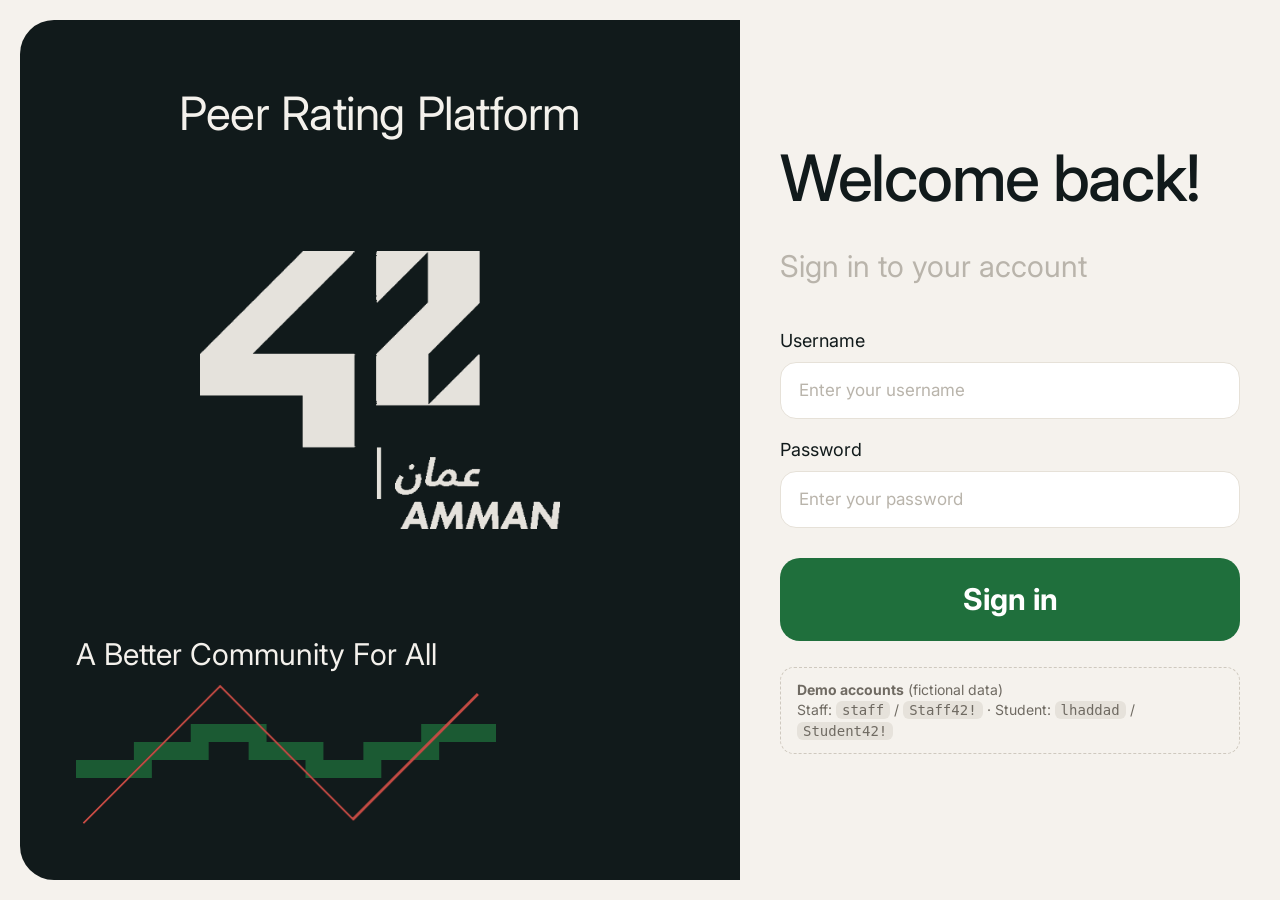
<file: staff/settings.html>
<!doctype html>
<html lang="en">
<head>
  <meta charset="utf-8">
  <meta name="viewport" content="width=device-width, initial-scale=1">
  <title>Voting window · 42 Amman Peer Rating</title>
  <link rel="stylesheet" href="https://fonts.googleapis.com/css2?family=Inter:wght@400;500;600;700;800&display=swap">
  <link rel="stylesheet" href="/assets/css/app.css">
  <link rel="icon" href="/assets/img/favicon.svg">
</head>
<body>
  <main id="main">
    <div class="grid g2" style="align-items:start" id="layout">
      <form class="card" id="edit-form" novalidate>
        <h2>Edit voting window</h2>
        <p class="muted small" style="margin-top:-6px">Changes apply immediately, also while voting is open.</p>
        <label class="field"><span>Window</span><select class="input" id="pick"></select></label>
        <label class="field"><span>Name</span><input class="input" id="e-title" maxlength="255"></label>
        <div class="row">
          <label class="field grow"><span>Opens</span><input class="input" type="datetime-local" id="e-start"></label>
          <label class="field grow"><span>Closes</span><input class="input" type="datetime-local" id="e-end"></label>
        </div>
        <div class="row" id="limits">
          <label class="field grow"><span>Minimum votes per student</span><input class="input" type="number" min="0" max="100" id="e-min"></label>
          <label class="field grow"><span>Maximum votes per student</span><input class="input" type="number" min="1" max="100" id="e-max"></label>
        </div>
        <label class="field"><span>Status</span>
          <select class="input" id="e-status"><option value="active">Active (open between the dates)</option><option value="upcoming">Upcoming</option><option value="closed">Closed (stop voting now)</option></select></label>
        <div class="row"><button class="btn" type="submit">Save changes</button><span id="e-state" class="small muted"></span></div>
      </form>

      <div>
        <form class="card" id="new-form" novalidate style="margin-bottom:22px">
          <h2>Start a new window</h2>
          <label class="field"><span>Name</span><input class="input" id="n-title" placeholder="e.g. December peer review" maxlength="255"></label>
          <div class="row">
            <label class="field grow"><span>Opens</span><input class="input" type="datetime-local" id="n-start"></label>
            <label class="field grow"><span>Closes</span><input class="input" type="datetime-local" id="n-end"></label>
          </div>
          <div class="row">
            <label class="field grow"><span>Min votes</span><input class="input" type="number" min="0" value="2" id="n-min"></label>
            <label class="field grow"><span>Max votes</span><input class="input" type="number" min="1" value="5" id="n-max"></label>
          </div>
          <button class="btn outline" type="submit">Create window</button>
        </form>
        <section class="card">
          <h2>All windows</h2>
          <div class="table-wrap"><table class="t"><thead><tr><th>Name</th><th>Dates</th><th class="num">Votes</th><th>State</th></tr></thead><tbody id="list"></tbody></table></div>
        </section>
      </div>
    </div>
  </main>

  <script src="/assets/js/app.js"></script>
  <script>
    let windows = [];
    const toLocal = (s) => (s || '').replace(' ', 'T').slice(0, 16);

    (async () => {
      const user = await guard('staff');
      shell(user, 'settings', 'Voting window');
      if (innerWidth < 1100) $('#layout').style.gridTemplateColumns = '1fr';
      const now = new Date();
      const pad = (n) => String(n).padStart(2, '0');
      const fmt = (d) => `${d.getFullYear()}-${pad(d.getMonth() + 1)}-${pad(d.getDate())}T${pad(d.getHours())}:${pad(d.getMinutes())}`;
      $('#n-start').value = fmt(now);
      $('#n-end').value = fmt(new Date(now.getTime() + 7 * 86400000));
      load();
    })();

    async function load(keepId) {
      try {
        windows = (await api('/api/staff/windows.php')).windows;
        const sel = $('#pick');
        const want = keepId || windowParam() || (windows.find((w) => +w.is_open) || windows[0] || {}).id;
        sel.innerHTML = windows.map((w) => `<option value="${w.id}">${esc(w.title)}</option>`).join('');
        if (want) sel.value = want;
        fill();
        $('#list').innerHTML = windows.map((w) => `
          <tr><td><strong>${esc(w.title)}</strong></td><td class="small">${fmtDate(w.start_time)} →<br>${fmtDate(w.end_time)}</td>
          <td class="num">${w.ratings}</td>
          <td>${+w.is_open ? '<span class="chip green">open now</span>' : `<span class="chip">${esc(w.status)}</span>`}</td></tr>`).join('')
          || '<tr><td colspan="4" class="empty">No windows yet.</td></tr>';
      } catch (e) { showError($('#list'), e); }
    }

    function fill() {
      const w = windows.find((x) => x.id == $('#pick').value);
      if (!w) return;
      $('#e-title').value = w.title;
      $('#e-start').value = toLocal(w.start_time);
      $('#e-end').value = toLocal(w.end_time);
      $('#e-min').value = w.min_votes_per_student;
      $('#e-max').value = w.max_votes_per_student;
      $('#e-status').value = w.status;
      $('#e-state').innerHTML = +w.is_open ? '<span class="chip green">Students can vote right now</span>' : '<span class="chip">Students cannot vote in this window now</span>';
    }
    $('#pick').addEventListener('change', fill);

    $('#edit-form').addEventListener('submit', async (e) => {
      e.preventDefault();
      const min = Number($('#e-min').value), max = Number($('#e-max').value);
      if (min > max) return toast('The minimum cannot be higher than the maximum.', 'error');
      if ($('#e-end').value <= $('#e-start').value) return toast('The window must close after it opens.', 'error');
      try {
        const r = await api('/api/staff/windows.php', {
          method: 'PUT',
          body: { id: Number($('#pick').value), title: $('#e-title').value, start_time: $('#e-start').value, end_time: $('#e-end').value, min_votes: min, max_votes: max, status: $('#e-status').value },
        });
        toast(r.message);
        load($('#pick').value);
      } catch (err) { toast(err.message, 'error'); }
    });

    $('#new-form').addEventListener('submit', async (e) => {
      e.preventDefault();
      try {
        const r = await api('/api/staff/windows.php', {
          method: 'POST',
          body: { title: $('#n-title').value, start_time: $('#n-start').value, end_time: $('#n-end').value, min_votes: Number($('#n-min').value), max_votes: Number($('#n-max').value), status: 'active' },
        });
        toast(r.message);
        $('#n-title').value = '';
        load(r.id);
      } catch (err) { toast(err.message, 'error'); }
    });
  </script>
</body>
</html>
</file>
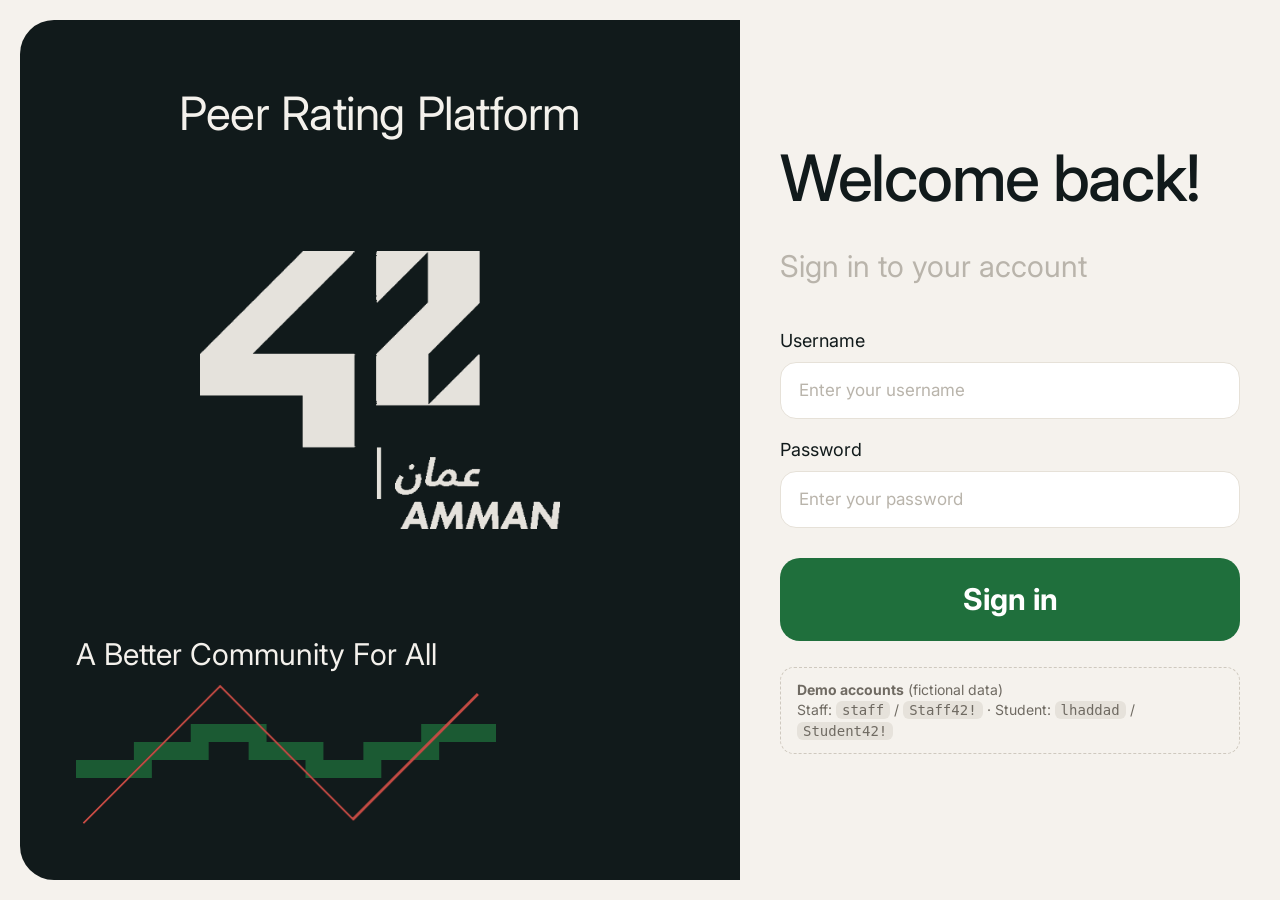
<file: staff/students.html>
<!doctype html>
<html lang="en">
<head>
  <meta charset="utf-8">
  <meta name="viewport" content="width=device-width, initial-scale=1">
  <title>Students · 42 Amman Peer Rating</title>
  <link rel="stylesheet" href="https://fonts.googleapis.com/css2?family=Inter:wght@400;500;600;700;800&display=swap">
  <link rel="stylesheet" href="/assets/css/app.css">
  <link rel="icon" href="/assets/img/favicon.svg">
</head>
<body>
  <main id="main">
    <div class="row" style="margin-bottom:18px">
      <input class="input grow" id="search" placeholder="Search by name or login" aria-label="Search students">
      <div class="tabs" role="tablist" style="margin:0">
        <button role="tab" data-f="all" aria-selected="true">All</button>
        <button role="tab" data-f="voted" aria-selected="false">Voted</button>
        <button role="tab" data-f="not" aria-selected="false">Did not vote</button>
        <button role="tab" data-f="below" aria-selected="false">Below minimum</button>
      </div>
    </div>
    <p class="muted small" id="summary"></p>
    <div class="card" style="padding:14px 18px">
      <div class="table-wrap"><table class="t">
        <thead><tr><th>Student</th><th>Login</th><th class="num">Given</th><th class="num">Received</th><th class="num">Average</th><th>Participation</th></tr></thead>
        <tbody id="rows"><tr><td colspan="6"><div class="skeleton"></div></td></tr></tbody>
      </table></div>
    </div>
  </main>

  <script src="/assets/js/app.js"></script>
  <script>
    let students = [];
    let win = null;
    let filter = new URLSearchParams(location.search).get('filter') || 'all';

    (async () => {
      const user = await guard('staff');
      shell(user, 'students', 'Students');
      setTab(filter);
      load();
      const sid = new URLSearchParams(location.search).get('student');
      if (sid) openStudent(sid);
    })();

    async function load() {
      try {
        const [d, ws] = await Promise.all([api(withWindow('/api/staff/students.php')), api('/api/staff/windows.php')]);
        students = d.students;
        win = d.window;
        windowPicker(ws.windows, win, load);
        render();
      } catch (e) { showError($('#rows'), e); }
    }

    function setTab(f) {
      filter = f;
      $$('.tabs [data-f]').forEach((b) => b.setAttribute('aria-selected', String(b.dataset.f === f)));
    }

    function render() {
      const term = $('#search').value.trim().toLowerCase();
      const list = students.filter((s) => (!term || s.full_name.toLowerCase().includes(term) || s.username.toLowerCase().includes(term))
        && (filter === 'all' || (filter === 'voted' && s.voted) || (filter === 'not' && !s.voted) || (filter === 'below' && !s.reached_min)));
      const voted = students.filter((s) => s.voted).length;
      $('#summary').textContent = win
        ? `${win.title}: ${voted} of ${students.length} students voted · minimum ${win.min_votes_per_student}, maximum ${win.max_votes_per_student} votes each. Click a student for details.`
        : '';
      $('#rows').innerHTML = list.map((s) => `
        <tr class="click" data-id="${s.id}">
          <td><strong>${esc(s.full_name)}</strong></td><td>${esc(s.username)}</td>
          <td class="num">${s.given}</td><td class="num">${s.received}</td>
          <td class="num">${s.average === null ? '<span class="muted">N/A</span>' : `<span class="stars-inline">${ICON.star} ${Number(s.average).toFixed(2)}</span>`}</td>
          <td>${!s.voted ? '<span class="chip red">Did not vote</span>' : s.reached_min ? '<span class="chip green">Voted</span>' : '<span class="chip minor">Below minimum</span>'}</td>
        </tr>`).join('') || '<tr><td colspan="6" class="empty">No students match.</td></tr>';
    }

    $('#search').addEventListener('input', render);
    $$('.tabs [data-f]').forEach((b) => b.addEventListener('click', () => { setTab(b.dataset.f); render(); }));
    $('#rows').addEventListener('click', (e) => { const tr = e.target.closest('tr[data-id]'); if (tr) openStudent(tr.dataset.id); });

    // ---------- detail drawer ----------
    async function openStudent(id) {
      closeDrawer();
      const back = document.createElement('div');
      back.className = 'drawer-back';
      back.addEventListener('click', closeDrawer);
      const dr = document.createElement('aside');
      dr.className = 'drawer';
      dr.setAttribute('role', 'dialog');
      dr.setAttribute('aria-modal', 'true');
      dr.innerHTML = '<div class="skeleton" style="height:200px"></div>';
      document.body.append(back, dr);
      document.addEventListener('keydown', escClose);

      try {
        const d = await api(withWindow(`/api/staff/student.php?id=${encodeURIComponent(id)}`));
        const row = (r, who) => `
          <tr class="${r.status === 'cancelled' ? 'cancelled' : ''}">
            <td>${esc(r.full_name)}<br><span class="small muted">${esc(r.username)}</span></td>
            <td>${starsHtml(r.stars)}</td>
            <td><div class="chips">${r.labels.map((l) => `<span class="chip ${r.status === 'cancelled' ? 'cancelled' : ''}">${esc(l)}</span>`).join('')}</div></td>
            <td class="small">${fmtDate(r.created_at)}</td>
            <td>${r.status === 'cancelled'
              ? `<button class="btn sm ghost" data-act="restore" data-id="${r.id}">Restore</button>`
              : `<button class="btn sm danger" data-act="invalidate" data-id="${r.id}">Invalidate</button>`}</td>
          </tr>`;
        dr.innerHTML = `
          <button class="btn sm ghost close" aria-label="Close">✕</button>
          <h2 style="margin:0">${esc(d.student.full_name)}</h2>
          <p class="muted" style="margin:2px 0 18px">${esc(d.student.username)} · ${esc(d.window ? d.window.title : '')}</p>
          <div class="grid g2" style="margin-bottom:18px">
            <div class="card"><div class="small muted">Average received</div><div class="stat-value" style="font-size:40px">${d.average === null ? '—' : d.average.toFixed(2)}<span class="of">/ 3</span></div></div>
            <div class="card"><div class="small muted">Votes given · received</div><div class="stat-value" style="font-size:40px">${d.given.length} · ${d.received.filter((r) => r.status !== 'cancelled').length}</div></div>
          </div>
          <div class="card" style="margin-bottom:18px"><h3>Labels received</h3>
            <div class="chips">${Object.entries(d.labels_received).map(([l, n]) => `<span class="chip">${esc(l)} × ${n}</span>`).join('') || '<span class="muted">None yet</span>'}</div></div>
          <div class="card" style="margin-bottom:18px"><h3>Who rated ${esc(d.student.full_name.split(' ')[0])}</h3>
            <div class="table-wrap"><table class="t"><tbody>${d.received.map((r) => row(r)).join('') || '<tr><td class="empty">Nobody yet.</td></tr>'}</tbody></table></div></div>
          <div class="card"><h3>Who ${esc(d.student.full_name.split(' ')[0])} rated</h3>
            <div class="table-wrap"><table class="t"><tbody>${d.given.map((r) => row(r)).join('') || '<tr><td class="empty">Has not voted in this window.</td></tr>'}</tbody></table></div></div>`;
        $('.close', dr).addEventListener('click', closeDrawer);
        $('.close', dr).focus();
        dr.addEventListener('click', async (e) => {
          const b = e.target.closest('[data-act]');
          if (!b) return;
          const inv = b.dataset.act === 'invalidate';
          const ok = await confirmDialog({ title: inv ? 'Invalidate this vote?' : 'Restore this vote?', body: `<p>${inv ? 'It will stop counting in the average right away.' : 'It will count again.'}</p>`, ok: inv ? 'Invalidate' : 'Restore', danger: inv });
          if (!ok) return;
          try {
            const r = await api('/api/staff/abuse_action.php', { method: 'POST', body: { action: b.dataset.act, rating_ids: [Number(b.dataset.id)] } });
            toast(r.message);
            openStudent(id);
            load();
          } catch (err) { toast(err.message, 'error'); }
        });
      } catch (e) { showError(dr, e); }
    }
    function escClose(e) { if (e.key === 'Escape') closeDrawer(); }
    function closeDrawer() {
      $$('.drawer, .drawer-back').forEach((el) => el.remove());
      document.removeEventListener('keydown', escClose);
    }
  </script>
</body>
</html>
</file>
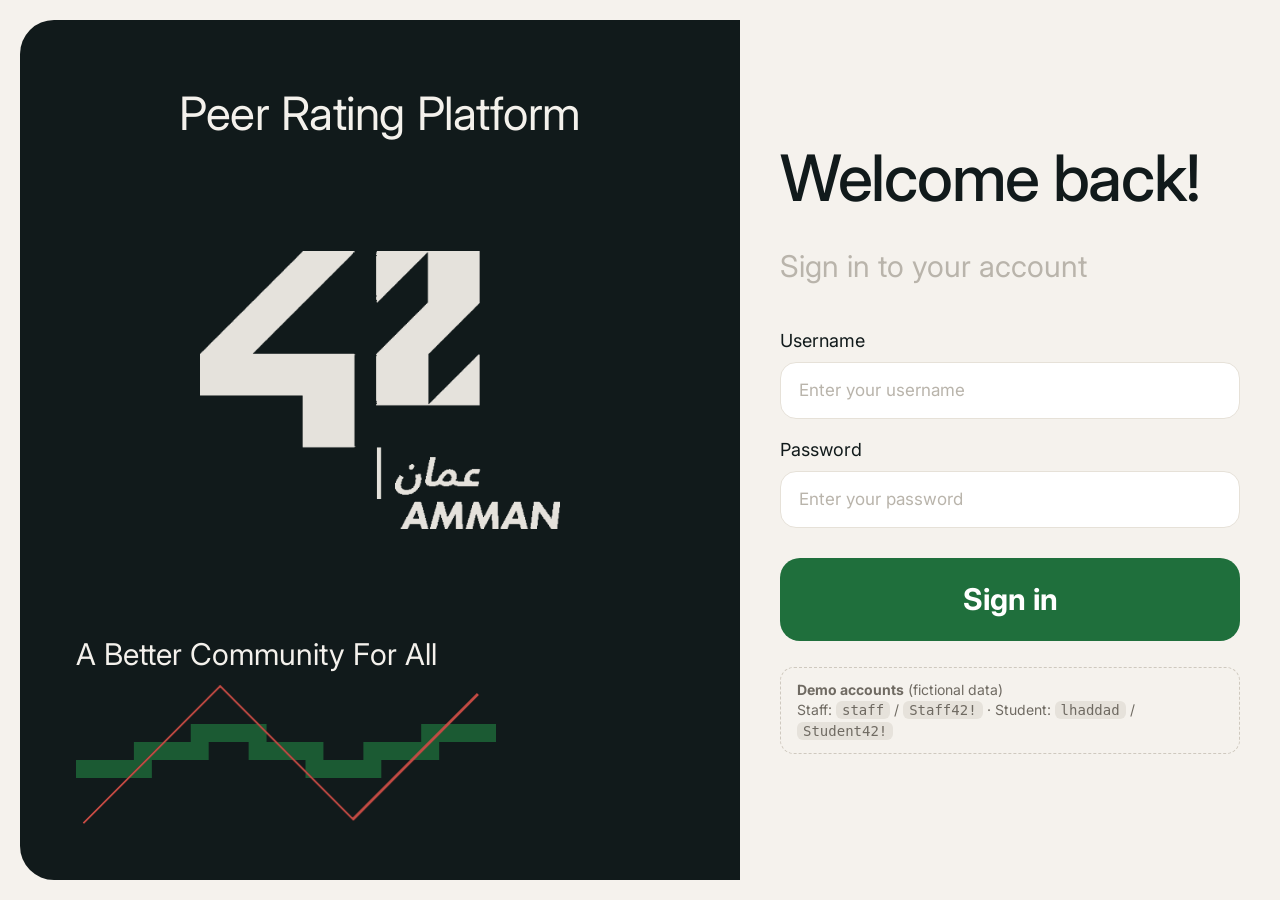
<file: student/rate.html>
<!doctype html>
<html lang="en">
<head>
  <meta charset="utf-8">
  <meta name="viewport" content="width=device-width, initial-scale=1">
  <title>Rate a peer · 42 Amman Peer Rating</title>
  <link rel="stylesheet" href="https://fonts.googleapis.com/css2?family=Inter:wght@400;500;600;700;800&display=swap">
  <link rel="stylesheet" href="/assets/css/app.css">
  <link rel="icon" href="/assets/img/favicon.svg">
</head>
<body>
  <main id="main">
    <div id="notice"></div>

    <!-- Step 1: choose a peer -->
    <section id="step-search" class="rate-panel">
      <div class="search-wrap">
        <label for="q" class="sr-only">Search for a peer</label>
        <input id="q" class="search-box" placeholder="Search for a peer by name or Intra login" autocomplete="off" role="combobox" aria-expanded="false" aria-controls="results">
        <div class="results" id="results" role="listbox" hidden></div>
      </div>
      <p class="muted small" id="search-hint" style="margin:16px 8px 0">Start typing a name or login. You can rate each peer once per voting window.</p>
    </section>

    <!-- Step 2: stars + labels -->
    <section id="step-rate" class="rate-panel" hidden>
      <div class="picked"><span id="picked-name"></span><button id="change" type="button">Change</button></div>

      <div class="star-tiles" role="radiogroup" aria-label="How was your experience?">
        <button type="button" class="star-tile" role="radio" aria-checked="false" data-stars="1" aria-label="1 star: serious issue"></button>
        <button type="button" class="star-tile" role="radio" aria-checked="false" data-stars="2" aria-label="2 stars: neutral or a small issue"></button>
        <button type="button" class="star-tile" role="radio" aria-checked="false" data-stars="3" aria-label="3 stars: positive impact"></button>
      </div>

      <div id="labels-box" hidden>
        <h2 class="labels-head">Select labels (<span id="stars-n"></span> <span data-icon="star" style="width:30px;height:30px;vertical-align:-3px"></span>)
          <span class="info" tabindex="0" data-tip="Labels explain your rating. Only staff can see them — the person you rate never sees who rated them or which labels were chosen.">i</span></h2>
        <p>You can choose one or more.</p>
        <div class="label-grid" id="labels"></div>
        <div class="legend">
          <span><i style="background:var(--green-soft)"></i>Positive</span>
          <span><i style="background:#ead8b0"></i>Small issue</span>
          <span><i style="background:var(--red-soft)"></i>Serious issue — staff review these carefully</span>
        </div>
      </div>
      <p id="pick-stars" class="muted" style="font-size:20px">Pick 1, 2 or 3 stars to see the labels.</p>

      <div class="submit-row"><button class="btn" id="submit" type="button" disabled>Submit</button></div>
    </section>

    <!-- Step 3: success -->
    <section id="step-done" class="success rate-panel" hidden>
      <svg class="badge" viewBox="0 0 19 19" aria-hidden="true" shape-rendering="crispEdges">
        <path fill="#3f9a5c" d="M4 0h11v2h2v2h2v11h-2v2h-2v2H4v-2H2v-2H0V4h2V2h2z"/>
        <path fill="#2a8048" d="M4 2h11v2h2v11h-2v2H4v-2H2V4h2z"/>
        <path fill="#1d5e35" d="M5 3h9v2h2v9h-2v2H5v-2H3V5h2z"/>
        <path fill="none" stroke="#f4f1ec" stroke-width="1.6" stroke-linecap="square" d="m6 9.6 2.4 2.4 4.8-5"/>
      </svg>
      <h2>Rating Submitted!</h2>
      <p style="font-size:20px;margin:6px 0 0">Your feedback has been recorded.</p>
      <hr>
      <div class="pair">
        <div>
          <span data-icon="diamond" style="width:38px;height:38px"></span>
          <div class="stat-label" style="justify-content:center">Votes left</div>
          <div class="stat-value" id="done-votes" style="font-weight:400"></div>
        </div>
        <div>
          <span data-icon="clock" style="width:38px;height:38px;color:var(--green)"></span>
          <div class="stat-label" style="justify-content:center">Voting ends in</div>
          <div class="stat-value" id="done-timer" style="font-weight:500"></div>
        </div>
      </div>
      <a class="hero-btn" id="again" href="/student/rate.html"><span data-icon="users"></span><span id="again-text">Rate another peer</span><span class="arrow" data-icon="arrow"></span></a>
    </section>
  </main>

  <script src="/assets/js/app.js"></script>
  <script>
    let windowInfo = null;
    let peers = [];
    let labels = [];
    let chosen = null;      // peer object
    let stars = 0;
    const picked = new Set();

    (async () => {
      const user = await guard('student');
      shell(user, 'rate');
      $$('.star-tile').forEach((b) => { b.innerHTML = ICON.star.repeat(Number(b.dataset.stars)); });

      try {
        const [w, v, s, l] = await Promise.all([
          api('/api/student/voting_window.php'),
          api('/api/student/remaining_votes.php'),
          api('/api/student/students.php'),
          api('/api/student/labels.php'),
        ]);
        windowInfo = { ...w.window, remaining: v.remaining_votes, max: v.max_votes };
        peers = s.students;
        labels = l.labels;
        if (v.remaining_votes === 0) {
          lockPage('You have used all your votes for this window. Thank you!');
          return;
        }
        // deep link: rate.html?peer=12
        const pre = Number(new URLSearchParams(location.search).get('peer'));
        const peer = peers.find((p) => p.id === pre && !Number(p.already_rated));
        if (peer) choosePeer(peer);
        else if ($('#q').value) renderResults(); // user typed before the list arrived
        else $('#q').focus();
      } catch (e) {
        lockPage(e.status === 404 ? 'Voting is closed right now. There is no open voting window.' : e.message);
      }
    })();

    function lockPage(text) {
      $('#notice').innerHTML = `<div class="alert warn">${esc(text)} <a href="/student/">Back to home</a></div>`;
      $('#q').disabled = true;
    }

    // ---------- step 1: search ----------
    const q = $('#q');
    const results = $('#results');
    q.addEventListener('input', renderResults);
    q.addEventListener('focus', renderResults);
    q.addEventListener('keydown', (e) => {
      if (e.key === 'ArrowDown') { e.preventDefault(); const f = $('button:not([disabled])', results); if (f) f.focus(); }
      if (e.key === 'Enter') { e.preventDefault(); const f = $('button:not([disabled])', results); if (f) f.click(); }
    });
    results.addEventListener('keydown', (e) => {
      const items = $$('button:not([disabled])', results);
      const i = items.indexOf(document.activeElement);
      if (e.key === 'ArrowDown' && i < items.length - 1) { e.preventDefault(); items[i + 1].focus(); }
      if (e.key === 'ArrowUp') { e.preventDefault(); (i > 0 ? items[i - 1] : q).focus(); }
    });
    document.addEventListener('click', (e) => { if (!e.target.closest('.search-wrap')) { results.hidden = true; q.setAttribute('aria-expanded', 'false'); } });

    function renderResults() {
      const term = q.value.trim().toLowerCase();
      if (!term) { results.hidden = true; q.setAttribute('aria-expanded', 'false'); return; }
      const found = peers.filter((p) => p.full_name.toLowerCase().includes(term) || p.username.toLowerCase().includes(term)).slice(0, 8);
      results.innerHTML = found.length
        ? found.map((p) => `<button type="button" role="option" data-id="${p.id}" ${Number(p.already_rated) ? 'disabled' : ''}>
              <span>${esc(p.full_name)} (${esc(p.username)})</span>${Number(p.already_rated) ? '<span class="done">Already rated</span>' : ''}</button>`).join('')
        : '<p class="muted" style="padding:6px 32px;margin:0">No student matches “' + esc(q.value) + '”.</p>';
      results.hidden = false;
      q.setAttribute('aria-expanded', 'true');
    }
    results.addEventListener('click', (e) => {
      const b = e.target.closest('button[data-id]');
      if (!b || b.disabled) return;
      choosePeer(peers.find((p) => p.id === Number(b.dataset.id)));
    });

    function choosePeer(peer) {
      chosen = peer;
      $('#picked-name').textContent = `${peer.full_name} (${peer.username})`;
      $('#step-search').hidden = true;
      $('#step-rate').hidden = false;
      $('.star-tile').focus();
    }
    $('#change').addEventListener('click', () => {
      chosen = null;
      $('#step-rate').hidden = true;
      $('#step-search').hidden = false;
      q.value = '';
      q.focus();
    });

    // ---------- step 2: stars + labels ----------
    $$('.star-tile').forEach((tile) => tile.addEventListener('click', () => setStars(Number(tile.dataset.stars))));
    $('.star-tiles').addEventListener('keydown', (e) => {
      if (!['ArrowLeft', 'ArrowRight'].includes(e.key)) return;
      const n = Math.min(3, Math.max(1, (stars || 1) + (e.key === 'ArrowRight' ? 1 : -1)));
      setStars(n);
      $(`.star-tile[data-stars="${n}"]`).focus();
    });

    function setStars(n) {
      stars = n;
      $$('.star-tile').forEach((t) => t.setAttribute('aria-checked', String(Number(t.dataset.stars) === n)));
      // keep only labels that are still allowed for the new star level
      [...picked].forEach((id) => {
        const l = labels.find((x) => x.id === id);
        if (!l || n < l.min_stars || n > l.max_stars) picked.delete(id);
      });
      $('#stars-n').textContent = n;
      const allowed = labels.filter((l) => n >= l.min_stars && n <= l.max_stars);
      $('#labels').innerHTML = allowed.map((l) => `<button type="button" class="label-chip ${l.category}" aria-pressed="${picked.has(l.id)}" data-id="${l.id}">${esc(l.title)}</button>`).join('');
      $('#labels-box').hidden = false;
      $('#pick-stars').hidden = true;
      updateSubmit();
    }

    $('#labels').addEventListener('click', (e) => {
      const b = e.target.closest('.label-chip');
      if (!b) return;
      const id = Number(b.dataset.id);
      picked.has(id) ? picked.delete(id) : picked.add(id);
      b.setAttribute('aria-pressed', String(picked.has(id)));
      updateSubmit();
    });

    function updateSubmit() {
      $('#submit').disabled = !(chosen && stars && picked.size);
    }

    // ---------- confirm + submit ----------
    $('#submit').addEventListener('click', async () => {
      const chosenLabels = labels.filter((l) => picked.has(l.id));
      const serious = chosenLabels.some((l) => l.category === 'serious');
      const ok = await confirmDialog({
        title: 'Submit this rating?',
        body: `<p style="font-size:18px;margin:0 0 12px">You are giving <strong>${esc(chosen.full_name)}</strong> ${starsHtml(stars)}</p>
               <div class="chips">${chosenLabels.map((l) => `<span class="chip ${l.category}">${esc(l.title)}</span>`).join('')}</div>
               ${serious ? '<p class="alert warn" style="margin:16px 0 0">You chose a serious label. Staff review these, and unsupported serious reports are flagged as possible abuse.</p>' : ''}
               <p class="muted small" style="margin:14px 0 0">A rating can't be changed after you submit it.</p>`,
        ok: 'Yes, submit',
      });
      if (!ok) return;

      const btn = $('#submit');
      btn.disabled = true;
      btn.innerHTML = '<span class="spinner"></span> Sending…';
      try {
        await api('/api/student/submit_rating.php', {
          method: 'POST',
          body: { rated_student_id: chosen.id, window_id: windowInfo.id, stars, label_ids: [...picked] },
        });
        showDone();
      } catch (e) {
        toast(e.message, 'error');
        btn.textContent = 'Submit';
        updateSubmit();
      }
    });

    async function showDone() {
      $('#step-rate').hidden = true;
      $('#step-done').hidden = false;
      window.scrollTo(0, 0);
      try {
        const [w, v] = await Promise.all([api('/api/student/voting_window.php'), api('/api/student/remaining_votes.php')]);
        $('#done-votes').innerHTML = `${v.remaining_votes}<span class="of">/ ${v.max_votes}</span>`;
        let left = Number(w.window.seconds_left);
        const tick = () => { $('#done-timer').textContent = fmtCountdown(left); left -= 1; };
        tick();
        setInterval(tick, 1000);
        if (v.remaining_votes === 0) {
          $('#again').href = '/student/';
          $('#again-text').textContent = 'Back to home';
        }
      } catch { /* the success itself already happened */ }
    }
  </script>
</body>
</html>
</file>
<file: assets/css/app.css>
/* =====================================================================
   42 Amman Peer Rating Platform — styles
   Visual direction from Malek's mockups (ui branch): dark 42 sidebar,
   warm paper background, white rounded cards, deep green for actions,
   brick red for problems, gold for stars.
   ===================================================================== */

:root {
  --ink: #111a1b;          /* sidebar, headings */
  --ink-2: #1b2627;
  --paper: #f5f2ed;        /* page background */
  --card: #ffffff;
  --line: #e6e1d8;
  --muted: #6f6a62;
  --chip: #e6e2db;
  --cream: #e7e3dc;        /* logo / text on dark */
  --green: #1f6f3c;
  --green-2: #2d8a4f;
  --green-soft: #a3c2aa;
  --green-tint: #e5efe7;
  --red: #c4473e;
  --red-soft: #e3b3ae;
  --red-tint: #f6e4e2;
  --gold: #c9b878;
  --amber: #b9862c;
  --amber-tint: #f5ead3;
  --radius: 26px;
  --radius-sm: 14px;
  --shadow: 0 1px 0 rgba(17, 26, 27, .04), 0 8px 24px -16px rgba(17, 26, 27, .25);
  --sidebar: 300px;
}

* { box-sizing: border-box; }
html, body { margin: 0; }
body {
  font-family: "Inter", system-ui, -apple-system, "Segoe UI", sans-serif;
  background: var(--paper);
  color: var(--ink);
  font-size: 16px;
  line-height: 1.45;
  -webkit-font-smoothing: antialiased;
}
a { color: var(--green); }
button, input, select, textarea { font: inherit; color: inherit; }
img { max-width: 100%; display: block; }
.sr-only { position: absolute; width: 1px; height: 1px; overflow: hidden; clip: rect(0 0 0 0); white-space: nowrap; }
[hidden] { display: none !important; }

/* ---------- shell ---------- */
.shell { display: grid; grid-template-columns: var(--sidebar) 1fr; min-height: 100vh; }
.sidebar {
  background: var(--ink); color: var(--cream);
  padding: 44px 28px 28px; position: sticky; top: 0; height: 100vh;
  display: flex; flex-direction: column; gap: 28px; overflow-y: auto;
}
.brand { font-size: 34px; font-weight: 700; line-height: 1.1; letter-spacing: -.01em; color: #f4f1ec; margin: 0; }
.brand.staff { font-weight: 400; }
.staff-tag {
  display: inline-block; margin-top: 10px; border: 2px solid var(--green-2); color: var(--green-2);
  font-size: 26px; letter-spacing: .04em; padding: 0 8px; border-radius: 6px; line-height: 1.25;
}
.nav { display: flex; flex-direction: column; gap: 10px; }
.nav a {
  display: flex; align-items: center; gap: 16px; padding: 13px 20px; border-radius: 16px;
  color: #f4f1ec; text-decoration: none; font-size: 18px; transition: background .15s;
}
.nav a:hover { background: var(--ink-2); }
.nav a.active { background: var(--green); }
.nav a svg { width: 26px; height: 26px; flex: none; }
.nav .count {
  margin-left: auto; background: var(--red); color: #fff; font-size: 14px; font-weight: 700;
  min-width: 28px; height: 28px; padding: 0 8px; border-radius: 9px; display: grid; place-items: center;
}
.sidebar .logo { width: 210px; margin-top: auto; opacity: .95; }
.sidebar .wave { width: 230px; opacity: .9; }

.main { padding: 36px 44px 60px; min-width: 0; }
.topbar { display: flex; align-items: center; justify-content: space-between; gap: 20px; margin-bottom: 28px; min-height: 64px; }
.topbar h1 { font-size: 46px; line-height: 1.05; margin: 0; letter-spacing: -.02em; }
.user-menu { position: relative; margin-left: auto; }
.user-btn {
  display: flex; align-items: center; gap: 12px; background: none; border: 0; cursor: pointer;
  font-size: 20px; padding: 4px 6px; border-radius: 40px;
}
.avatar {
  width: 56px; height: 56px; border-radius: 50%; background: #dcd8d1; display: grid; place-items: center;
  font-weight: 700; color: var(--ink); font-size: 20px;
}
.user-pop {
  position: absolute; right: 0; top: calc(100% + 8px); background: var(--card); border: 1px solid var(--line);
  border-radius: var(--radius-sm); box-shadow: var(--shadow); padding: 8px; min-width: 220px; z-index: 30;
}
.user-pop .who { padding: 8px 12px 10px; border-bottom: 1px solid var(--line); margin-bottom: 6px; font-size: 14px; color: var(--muted); }
.user-pop .who strong { display: block; color: var(--ink); font-size: 16px; }
.user-pop button { width: 100%; text-align: left; background: none; border: 0; padding: 10px 12px; border-radius: 10px; cursor: pointer; }
.user-pop button:hover { background: var(--paper); }

/* mobile header + bottom nav (student, from the mobile mockups) */
.m-head, .bottom-nav, .m-nav { display: none; }

/* ---------- cards ---------- */
.card {
  background: var(--card); border: 1px solid var(--line); border-radius: var(--radius);
  padding: 24px 26px; box-shadow: var(--shadow); min-width: 0;
}
.card h2, .card h3 { margin: 0 0 14px; font-size: 24px; letter-spacing: -.01em; }
.card h3 { font-size: 19px; }
.grid { display: grid; gap: 22px; }
.g3 { grid-template-columns: repeat(3, minmax(0, 1fr)); }
.g2 { grid-template-columns: repeat(2, minmax(0, 1fr)); }
.muted { color: var(--muted); }
.small { font-size: 14px; }
.lead { font-size: 20px; margin: 4px 0 0; }

.stat-label { font-size: 22px; display: flex; align-items: center; gap: 8px; }
.stat-value { font-size: 58px; font-weight: 800; letter-spacing: -.03em; line-height: 1.05; }
.stat-value .of { font-size: 32px; font-weight: 400; margin-left: 6px; }
.stat-icon { width: 40px; height: 40px; }
.bar { height: 14px; background: #c9c6c0; border-radius: 0; overflow: hidden; margin-top: 18px; }
.bar > span { display: block; height: 100%; background: var(--green); transition: width .6s ease; }
.bar.low > span { background: var(--red); }
.bar.mid > span { background: var(--gold); }

.info {
  display: inline-grid; place-items: center; width: 22px; height: 22px; border: 1.5px solid currentColor;
  border-radius: 50%; font-size: 13px; font-weight: 700; cursor: help; position: relative; vertical-align: super;
}
.info:hover::after, .info:focus::after {
  content: attr(data-tip); position: absolute; left: 50%; bottom: calc(100% + 8px); transform: translateX(-50%);
  width: 240px; background: var(--ink); color: #fff; font-size: 13px; font-weight: 400; line-height: 1.4;
  padding: 10px 12px; border-radius: 10px; z-index: 20; text-align: left;
}

/* ---------- buttons ---------- */
.btn {
  display: inline-flex; align-items: center; justify-content: center; gap: 10px; border: 0; cursor: pointer;
  background: var(--green); color: #fff; font-weight: 700; font-size: 18px; padding: 14px 26px;
  border-radius: 16px; text-decoration: none; transition: background .15s, transform .05s;
}
.btn:hover { background: var(--green-2); }
.btn:active { transform: translateY(1px); }
.btn:disabled { opacity: .55; cursor: not-allowed; }
.btn.outline { background: transparent; color: var(--green); box-shadow: inset 0 0 0 2.5px var(--green); }
.btn.outline:hover { background: var(--green-tint); }
.btn.danger { background: var(--red); }
.btn.danger:hover { background: #ad3a32; }
.btn.ghost { background: var(--chip); color: var(--ink); }
.btn.ghost:hover { background: #dbd6ce; }
.btn.sm { font-size: 14px; padding: 8px 14px; border-radius: 11px; }
.btn svg { width: 22px; height: 22px; }

.hero-btn {
  display: flex; align-items: center; gap: 28px; width: 100%; background: var(--green); color: #fff;
  border-radius: 34px; padding: 34px 42px; text-decoration: none; font-size: 64px; font-weight: 800;
  letter-spacing: -.02em; border: 0; cursor: pointer; transition: background .15s;
}
.hero-btn:hover { background: var(--green-2); }
.hero-btn svg { width: 76px; height: 76px; flex: none; }
.hero-btn .arrow { margin-left: auto; width: 48px; height: 48px; }
.hero-btn.disabled { background: #9aa39c; pointer-events: none; }

/* ---------- forms ---------- */
label.field { display: block; font-size: 18px; margin-bottom: 18px; }
label.field > span { display: block; margin-bottom: 8px; }
.input, select.input, textarea.input {
  width: 100%; background: #fff; border: 1px solid var(--line); border-radius: 16px; padding: 15px 18px;
  font-size: 17px; outline: none; transition: border-color .15s, box-shadow .15s;
}
.input:focus { border-color: var(--green); box-shadow: 0 0 0 3px var(--green-tint); }
.input::placeholder { color: #b9b4ab; }
.row { display: flex; gap: 14px; align-items: center; flex-wrap: wrap; }
.row > .grow { flex: 1; min-width: 180px; }

/* ---------- alerts / states ---------- */
.alert { border-radius: var(--radius-sm); padding: 14px 18px; margin-bottom: 18px; font-size: 16px; }
.alert.error { background: var(--red-tint); color: #8d2b24; }
.alert.ok { background: var(--green-tint); color: #164f2b; }
.alert.warn { background: var(--amber-tint); color: #6c4c12; }
.empty { text-align: center; padding: 34px 16px; color: var(--muted); }
.empty strong { display: block; color: var(--ink); font-size: 19px; margin-bottom: 4px; }
.skeleton { background: linear-gradient(90deg, #eeebe6, #f7f5f1, #eeebe6); background-size: 200% 100%; animation: sk 1.2s infinite; border-radius: 10px; min-height: 18px; }
@keyframes sk { to { background-position: -200% 0; } }
.spinner { width: 20px; height: 20px; border: 3px solid rgba(255,255,255,.4); border-top-color: #fff; border-radius: 50%; animation: spin .7s linear infinite; }
@keyframes spin { to { transform: rotate(360deg); } }

.toast {
  position: fixed; left: 50%; bottom: 28px; transform: translateX(-50%) translateY(20px); opacity: 0;
  background: var(--ink); color: #fff; padding: 14px 22px; border-radius: 14px; z-index: 100;
  transition: opacity .2s, transform .2s; max-width: calc(100vw - 32px); box-shadow: var(--shadow);
}
.toast.show { opacity: 1; transform: translateX(-50%) translateY(0); }
.toast.error { background: var(--red); }

/* ---------- chips / pills ---------- */
.chip {
  display: inline-flex; align-items: center; gap: 6px; padding: 4px 12px; border-radius: 999px;
  background: var(--chip); font-size: 14px; white-space: nowrap; line-height: 1.5;
}
.chip.positive { background: var(--green-tint); color: #1b5a32; }
.chip.minor { background: var(--amber-tint); color: #6c4c12; }
.chip.serious { background: var(--red-tint); color: #9b3028; }
.chip.cancelled { background: #eee; color: #888; text-decoration: line-through; }
.chip.red { background: var(--red-soft); color: #8d2b24; }
.chip.green { background: var(--green-soft); color: #123d22; }
.chips { display: flex; flex-wrap: wrap; gap: 6px; }
.stars-inline { color: var(--green); white-space: nowrap; font-weight: 600; }
.stars-inline svg { width: 18px; height: 18px; vertical-align: -3px; }

/* ---------- tables ---------- */
.table-wrap { overflow-x: auto; margin: 0 -6px; }
table.t { width: 100%; border-collapse: separate; border-spacing: 0; font-size: 15px; }
table.t th {
  background: #cfccc6; text-align: left; font-weight: 500; padding: 9px 12px; white-space: nowrap;
}
table.t th:first-child { border-radius: 14px 0 0 14px; }
table.t th:last-child { border-radius: 0 14px 14px 0; }
table.t td { padding: 11px 12px; border-bottom: 1px solid var(--line); vertical-align: middle; }
table.t tr.click { cursor: pointer; }
table.t tr.click:hover td { background: #faf8f5; }
table.t tr.cancelled td { color: #9a958d; }
table.t .num { text-align: right; font-variant-numeric: tabular-nums; }

/* ---------- login ---------- */
.login { display: grid; grid-template-columns: minmax(0, 720px) 1fr; min-height: 100vh; padding: 20px 0 20px 20px; gap: 40px; }
.login-art {
  background: var(--ink); color: #f4f1ec; border-radius: 34px 0 0 34px; padding: 60px 56px 56px;
  display: flex; flex-direction: column; align-items: center;
}
.login-art h1 { font-weight: 400; font-size: 46px; margin: 0 0 auto; letter-spacing: -.01em; }
.login-art .logo { width: 360px; margin: 50px 0; }
.login-art .tagline { align-self: flex-start; font-size: 30px; margin: auto 0 8px; }
.login-art .wave { align-self: flex-start; width: 420px; }
.login-form { align-self: center; max-width: 640px; width: 100%; padding-right: 40px; }
.login-form h2 { font-size: 64px; font-weight: 500; margin: 0; letter-spacing: -.02em; }
.login-form .sub { color: #b9b4ab; font-size: 30px; margin: 20px 0 40px; }
.login-form .btn { width: 100%; font-size: 30px; padding: 20px; border-radius: 20px; margin-top: 12px; }
.demo-box { margin-top: 26px; font-size: 14px; color: var(--muted); border: 1px dashed #cfc9bf; border-radius: 14px; padding: 12px 16px; }
.demo-box code { background: var(--chip); padding: 1px 6px; border-radius: 6px; }

/* ---------- student: rate ---------- */
.search-wrap { position: relative; max-width: 760px; }
.search-box {
  width: 100%; border: 1px solid var(--line); background: #fff; border-radius: 40px; padding: 26px 50px;
  font-size: 24px; outline: none;
}
.search-box:focus { border-color: var(--green); }
.results {
  background: #fff; border: 1px solid var(--line); border-radius: 0 0 34px 34px; margin-top: -32px;
  padding: 40px 18px 18px; max-height: 420px; overflow-y: auto;
}
.results button {
  display: flex; width: 100%; justify-content: space-between; align-items: center; gap: 12px; background: none;
  border: 0; text-align: left; padding: 10px 32px; font-size: 22px; color: #2a1bd1; cursor: pointer; border-radius: 12px;
}
.results button:hover, .results button:focus { background: var(--paper); outline: none; }
.results button[disabled] { color: #aaa; cursor: default; }
.results .done { font-size: 13px; color: var(--muted); }
.picked {
  display: flex; align-items: center; justify-content: space-between; gap: 12px; background: #fff;
  border: 1px solid var(--line); border-radius: 40px; padding: 22px 34px 22px 50px; font-size: 22px; max-width: 760px;
}
.picked button { background: none; border: 0; color: var(--green); font-weight: 600; cursor: pointer; font-size: 16px; }
.star-tiles { display: grid; grid-template-columns: repeat(3, 1fr); gap: 44px; margin: 46px 0 40px; }
.star-tile {
  background: #e4e1db; border: 3px solid transparent; border-radius: 40px; height: 146px; cursor: pointer;
  display: flex; align-items: center; justify-content: center; gap: 22px; transition: border-color .15s, background .15s;
}
.star-tile svg { width: 76px; height: 76px; color: var(--gold); }
.star-tile:hover { background: #dcd8d1; }
.star-tile[aria-checked="true"] { border-color: var(--green); }
.star-tile[aria-checked="true"] svg { color: var(--green); }
.star-tile .meaning { position: absolute; }
.labels-head { font-size: 34px; margin: 0; }
.labels-head + p { font-size: 22px; margin: 4px 0 30px; }
.label-grid { display: grid; grid-template-columns: repeat(3, minmax(0, 1fr)); gap: 24px 40px; max-width: 980px; }
.label-chip {
  background: #e4e1db; border: 0; border-radius: 40px; padding: 26px 18px; font-size: 26px; cursor: pointer;
  transition: background .15s, transform .05s;
}
.label-chip:hover { background: #dbd7d0; }
.label-chip[aria-pressed="true"].positive { background: var(--green-soft); }
.label-chip[aria-pressed="true"].minor { background: #ead8b0; }
.label-chip[aria-pressed="true"].serious { background: var(--red-soft); }
.label-chip.serious { box-shadow: inset 0 0 0 2px #e9c9c5; }
.legend { display: flex; gap: 18px; flex-wrap: wrap; font-size: 14px; color: var(--muted); margin-top: 20px; }
.legend i { display: inline-block; width: 12px; height: 12px; border-radius: 4px; margin-right: 6px; vertical-align: -1px; }
.submit-row { display: flex; justify-content: center; margin-top: 44px; }
.submit-row .btn { font-size: 34px; padding: 18px 96px; border-radius: 20px; }

.success { text-align: center; max-width: 760px; margin: 10px auto 0; }
.success .badge { width: 190px; margin: 0 auto 18px; }
.success h2 { font-size: 66px; font-weight: 500; margin: 0; letter-spacing: -.02em; }
.success hr { border: 0; border-top: 1.5px solid var(--ink); margin: 40px 0 34px; }
.success .pair { display: grid; grid-template-columns: 1fr 1fr; gap: 20px; margin-bottom: 36px; }

/* modal */
.modal-back { position: fixed; inset: 0; background: rgba(17, 26, 27, .45); display: grid; place-items: center; z-index: 80; padding: 16px; }
.modal { background: var(--card); border-radius: var(--radius); padding: 30px; max-width: 520px; width: 100%; box-shadow: 0 30px 60px -20px rgba(0,0,0,.35); }
.modal h3 { margin: 0 0 10px; font-size: 26px; }
.modal .actions { display: flex; gap: 12px; justify-content: flex-end; margin-top: 24px; flex-wrap: wrap; }

/* ---------- staff ---------- */
.window-pick { display: flex; align-items: center; gap: 10px; font-size: 15px; color: var(--muted); }
.window-pick select { border: 1px solid var(--line); background: #fff; border-radius: 12px; padding: 8px 12px; font-size: 15px; color: var(--ink); }
.kpi { display: flex; align-items: center; gap: 20px; }
.kpi svg { width: 52px; height: 52px; flex: none; }
.kpi .k-label { font-size: 20px; }
.kpi .k-value { font-size: 34px; font-weight: 800; }
.kpi .k-value small { font-size: 20px; font-weight: 500; }
.dash { display: grid; grid-template-columns: repeat(12, minmax(0, 1fr)); gap: 22px; }

.span2 { grid-column: span 2; } .span3 { grid-column: span 3; } .span4 { grid-column: span 4; } .span5 { grid-column: span 5; }
.span6 { grid-column: span 6; } .span7 { grid-column: span 7; } .span8 { grid-column: span 8; } .span12 { grid-column: span 12; }
.donut-row { display: flex; align-items: center; gap: 26px; }
.donut { width: 150px; height: 150px; flex: none; }
.legend-list { list-style: none; margin: 0; padding: 0; font-size: 19px; display: grid; gap: 10px; }
.legend-list i { display: inline-block; width: 16px; height: 16px; border-radius: 3px; margin-right: 10px; vertical-align: -2px; }
.hbar { display: grid; grid-template-columns: minmax(90px, 140px) 1fr 50px; align-items: center; gap: 14px; font-size: 18px; margin-bottom: 9px; }
.hbar .track { height: 18px; background: #dedbd5; border-radius: 9px; overflow: hidden; }
.hbar .track span { display: block; height: 100%; background: var(--green); border-radius: 9px; }
.hbar.minor .track span, .hbar.serious .track span { background: var(--red); }
.hbar .n { text-align: right; font-variant-numeric: tabular-nums; }
.abuse-alert {
  background: var(--red-soft); border-radius: 0; padding: 22px 18px; display: flex; flex-direction: column;
  align-items: center; text-align: center; gap: 6px; border: 1px solid #d79f99; height: 100%;
}
.abuse-alert svg { width: 40px; height: 40px; color: var(--red); }
.abuse-alert strong { font-size: 22px; line-height: 1.15; }
.abuse-alert .btn { margin-top: auto; background: var(--red); border-radius: 22px; }
.abuse-alert.clear { background: var(--green-tint); border-color: #b9d3be; }
.abuse-alert.clear svg { color: var(--green); }
.setting-row { display: flex; align-items: center; gap: 18px; flex-wrap: wrap; }
.setting-row svg { width: 52px; height: 52px; flex: none; }
.setting-row h3 { margin: 0; font-size: 24px; }
.setting-row .btn { margin-left: auto; }
.type-list { list-style: none; margin: 0; padding: 0; }
.type-list li { display: flex; align-items: center; gap: 16px; padding: 9px 4px; border-bottom: 1px solid var(--line); font-weight: 600; }
.type-list svg { width: 30px; height: 30px; color: var(--red); flex: none; }
.type-list .chip { margin-left: auto; }
.section-title { display: flex; align-items: center; justify-content: space-between; gap: 10px; margin-bottom: 14px; }
.section-title h2 { margin: 0; }

/* abuse review */
.abuse-tools { display: grid; grid-template-columns: 1.4fr 1fr 1fr; gap: 18px; margin-bottom: 22px; }
.abuse-layout { display: grid; grid-template-columns: minmax(300px, 410px) 1fr; gap: 22px; align-items: start; }
.case-list { list-style: none; margin: 0; padding: 0; max-height: 72vh; overflow-y: auto; }
.case-item {
  display: grid; grid-template-columns: 36px 1fr auto; gap: 12px; align-items: start; padding: 14px 12px;
  border: 2px solid transparent; border-bottom-color: var(--line); border-radius: 18px; cursor: pointer; width: 100%;
  background: none; text-align: left;
}
.case-item:hover { background: #faf8f5; }
.case-item[aria-current="true"] { border-color: var(--green); }
.case-item svg { width: 30px; height: 30px; color: var(--red); }
.case-item .t { font-weight: 700; }
.case-item .s { font-size: 14px; color: var(--muted); margin-top: 2px; }
.case-item.done { opacity: .6; }
.sev { font-size: 12px; font-weight: 700; text-transform: uppercase; letter-spacing: .04em; border-radius: 8px; padding: 2px 8px; }
.sev.high { background: var(--red-soft); color: #8d2b24; }
.sev.medium { background: var(--amber-tint); color: #6c4c12; }
.sev.low { background: var(--chip); color: #555; }
.case-detail h2 { margin: 0 0 12px; }
.case-summary { font-size: 20px; line-height: 1.45; margin: 0 0 22px; }
.case-facts { display: grid; grid-template-columns: repeat(3, minmax(0, 1fr)); border: 1px solid var(--line); border-radius: 22px; margin-bottom: 18px; }
.case-facts > div { padding: 14px 16px; font-size: 14px; }
.case-facts > div + div { border-left: 1px solid var(--line); }
.case-facts strong { display: block; font-size: 15px; }
.who-list { display: flex; flex-wrap: wrap; gap: 8px; margin-bottom: 18px; }
.case-actions { display: flex; gap: 14px; flex-wrap: wrap; margin-top: 22px; }
.status-pill { font-size: 13px; font-weight: 700; padding: 3px 10px; border-radius: 999px; }
.status-pill.pending { background: var(--red-tint); color: #9b3028; }
.status-pill.confirmed { background: var(--ink); color: #fff; }
.status-pill.rejected { background: var(--green-tint); color: #1b5a32; }
.status-pill.reviewed { background: var(--chip); color: #444; }

.tabs { display: flex; gap: 8px; flex-wrap: wrap; margin-bottom: 18px; }
.tabs button { border: 0; background: var(--chip); padding: 10px 18px; border-radius: 12px; cursor: pointer; font-weight: 600; }
.tabs button[aria-selected="true"] { background: var(--ink); color: #fff; }
.drawer-back { position: fixed; inset: 0; background: rgba(17, 26, 27, .35); z-index: 60; }
.drawer {
  position: fixed; top: 0; right: 0; bottom: 0; width: min(620px, 100vw); background: var(--paper); z-index: 61;
  overflow-y: auto; padding: 30px; box-shadow: -20px 0 40px -20px rgba(0,0,0,.3);
}
.drawer .close { float: right; }

/* ---------- responsive ---------- */
@media (max-width: 1280px) {
  .main { padding: 28px 28px 50px; }
  .hero-btn { font-size: 46px; padding: 26px 32px; }
  .stat-value { font-size: 48px; }
  .star-tiles { gap: 22px; }
  .label-chip { font-size: 21px; padding: 20px 12px; }
  .span3 { grid-column: span 6; } .span4 { grid-column: span 6; } .span5, .span7 { grid-column: span 12; }
  .span8 { grid-column: span 12; }
  .span2 { grid-column: span 12; }
  .abuse-alert { flex-direction: row; flex-wrap: wrap; justify-content: flex-start; text-align: left; gap: 12px; }
  .abuse-alert .btn { margin: 0 0 0 auto; }
  .abuse-layout { grid-template-columns: 1fr; }
  .case-list { max-height: none; }
}

@media (max-width: 960px) {
  :root { --sidebar: 230px; }
  .brand { font-size: 26px; }
  .login { grid-template-columns: 1fr; padding: 0; gap: 0; }
  .login-art { border-radius: 0 0 34px 34px; padding: 36px 24px 30px; }
  .login-art .logo { width: 210px; margin: 26px 0; }
  .login-art h1 { font-size: 30px; }
  .login-art .tagline { font-size: 20px; }
  .login-art .wave { width: 260px; }
  .login-form { padding: 32px 20px 40px; }
  .login-form h2 { font-size: 44px; }
  .login-form .sub { font-size: 20px; margin: 10px 0 26px; }
  .login-form .btn { font-size: 22px; padding: 16px; }
}

@media (max-width: 820px) {
  .shell { grid-template-columns: 1fr; }
  .sidebar { display: none; }
  .main { padding: 0 16px 110px; }
  .topbar { margin: 18px 0 18px; min-height: 0; }
  .topbar h1 { font-size: 32px; }
  .avatar { width: 44px; height: 44px; font-size: 16px; }
  .user-btn .uname { display: none; }
  .g3, .g2 { grid-template-columns: 1fr; }
  .dash { grid-template-columns: 1fr; }
  .dash > * { grid-column: auto !important; }
  .card { padding: 20px; border-radius: 22px; }

  /* student mobile layout (mobile mockups) */
  body.student { background: linear-gradient(180deg, var(--ink) 0, var(--ink) 300px, #a3a3a0 70%, var(--paper) 100%); background-attachment: fixed; min-height: 100vh; }
  body.student .topbar { display: none; }
  .m-head { display: flex; align-items: flex-start; justify-content: space-between; color: #f4f1ec; padding: 26px 4px 22px; gap: 12px; }
  .m-head h1 { font-size: 40px; font-weight: 400; line-height: 1.15; margin: 0; }
  .m-head h1 span { color: var(--green-2); }
  .m-head img { width: 140px; }
  .m-head .m-out { background: none; border: 1px solid #4a5556; color: #cfcac2; border-radius: 10px; padding: 6px 10px; font-size: 13px; margin-top: 8px; }
  .bottom-nav {
    display: flex; position: fixed; left: 0; right: 0; bottom: 0; background: var(--paper); border-top: 1px solid #cfccc6;
    justify-content: space-around; padding: 10px 0 calc(10px + env(safe-area-inset-bottom)); z-index: 40;
  }
  .bottom-nav a { color: var(--ink); padding: 6px 22px; border-bottom: 4px solid transparent; }
  .bottom-nav a.active { color: var(--green); border-bottom-color: var(--green); }
  .bottom-nav svg { width: 40px; height: 40px; }
  .student-cards { grid-template-columns: 1fr 1fr !important; gap: 14px; }
  .student-cards .rating-card { grid-column: span 2; }
  .stat-value { font-size: 40px; }
  .stat-label { font-size: 17px; }
  .hero-btn { font-size: 30px; padding: 22px 24px; border-radius: 26px; gap: 18px; }
  .hero-btn svg { width: 46px; height: 46px; }
  .hero-btn .arrow { width: 34px; height: 34px; }
  .welcome { display: none; }
  .search-box { font-size: 18px; padding: 18px 24px; }
  .results { margin-top: -24px; padding: 30px 8px 10px; }
  .results button { font-size: 17px; padding: 10px 16px; }
  .picked { font-size: 17px; padding: 16px 20px; }
  .star-tiles { gap: 10px; margin: 24px 0; }
  .star-tile { height: 92px; border-radius: 24px; gap: 4px; flex-wrap: wrap; align-content: center; }
  .star-tile svg { width: 34px; height: 34px; }
  .labels-head { font-size: 24px; color: var(--ink); }
  .labels-head + p { font-size: 16px; }
  .label-grid { grid-template-columns: 1fr 1fr; gap: 12px; }
  .label-chip { font-size: 17px; padding: 16px 10px; border-radius: 26px; }
  .submit-row .btn { font-size: 24px; padding: 14px 60px; }
  .success h2 { font-size: 40px; }
  .success .badge { width: 120px; }
  .rate-panel { background: var(--paper); border-radius: 26px; padding: 20px 16px; }

  /* staff mobile: horizontal nav */
  .m-nav { display: flex; gap: 8px; overflow-x: auto; padding: 14px 0 4px; margin: 0 -16px; padding-left: 16px; padding-right: 16px; }
  .m-nav a { flex: none; background: var(--chip); color: var(--ink); text-decoration: none; padding: 9px 14px; border-radius: 12px; font-size: 14px; font-weight: 600; }
  .m-nav a.active { background: var(--ink); color: #fff; }
  .abuse-tools { grid-template-columns: 1fr; }
  .case-facts { grid-template-columns: 1fr; }
  .case-facts > div + div { border-left: 0; border-top: 1px solid var(--line); }
  .case-summary { font-size: 17px; }
  .donut-row { flex-direction: column; align-items: flex-start; }
  .setting-row .btn { margin-left: 0; }
  .drawer { padding: 20px 16px; }
}

/* icons filled by fillIcons() take the size of their wrapper */
[data-icon] { display: inline-block; line-height: 0; }
[data-icon] > svg { width: 100%; height: 100%; display: block; }
.hero-btn [data-icon="users"] { width: 76px; height: 76px; flex: none; }
.hero-btn .arrow > svg { width: 100%; height: 100%; }
@media (max-width: 820px) { .hero-btn [data-icon="users"] { width: 46px; height: 46px; } }

/* nav labels never wrap next to the badge */
.nav a span:not(.count) { white-space: nowrap; }
.nav a { font-size: 17px; gap: 14px; }
@media (max-width: 820px) {
  .topbar { flex-wrap: wrap; }
  .topbar h1 { flex: 1 1 auto; min-width: 0; }
  #topbar-extra { order: 3; width: 100%; }
  #topbar-extra:empty { display: none; }
  .window-pick { width: 100%; }
  .window-pick select { flex: 1; min-width: 0; }
  .setting-row > div { flex: 1 1 160px; }
}
@media (max-width: 820px) { .success .hero-btn { font-size: 22px; padding: 18px 20px; } }
</file>
